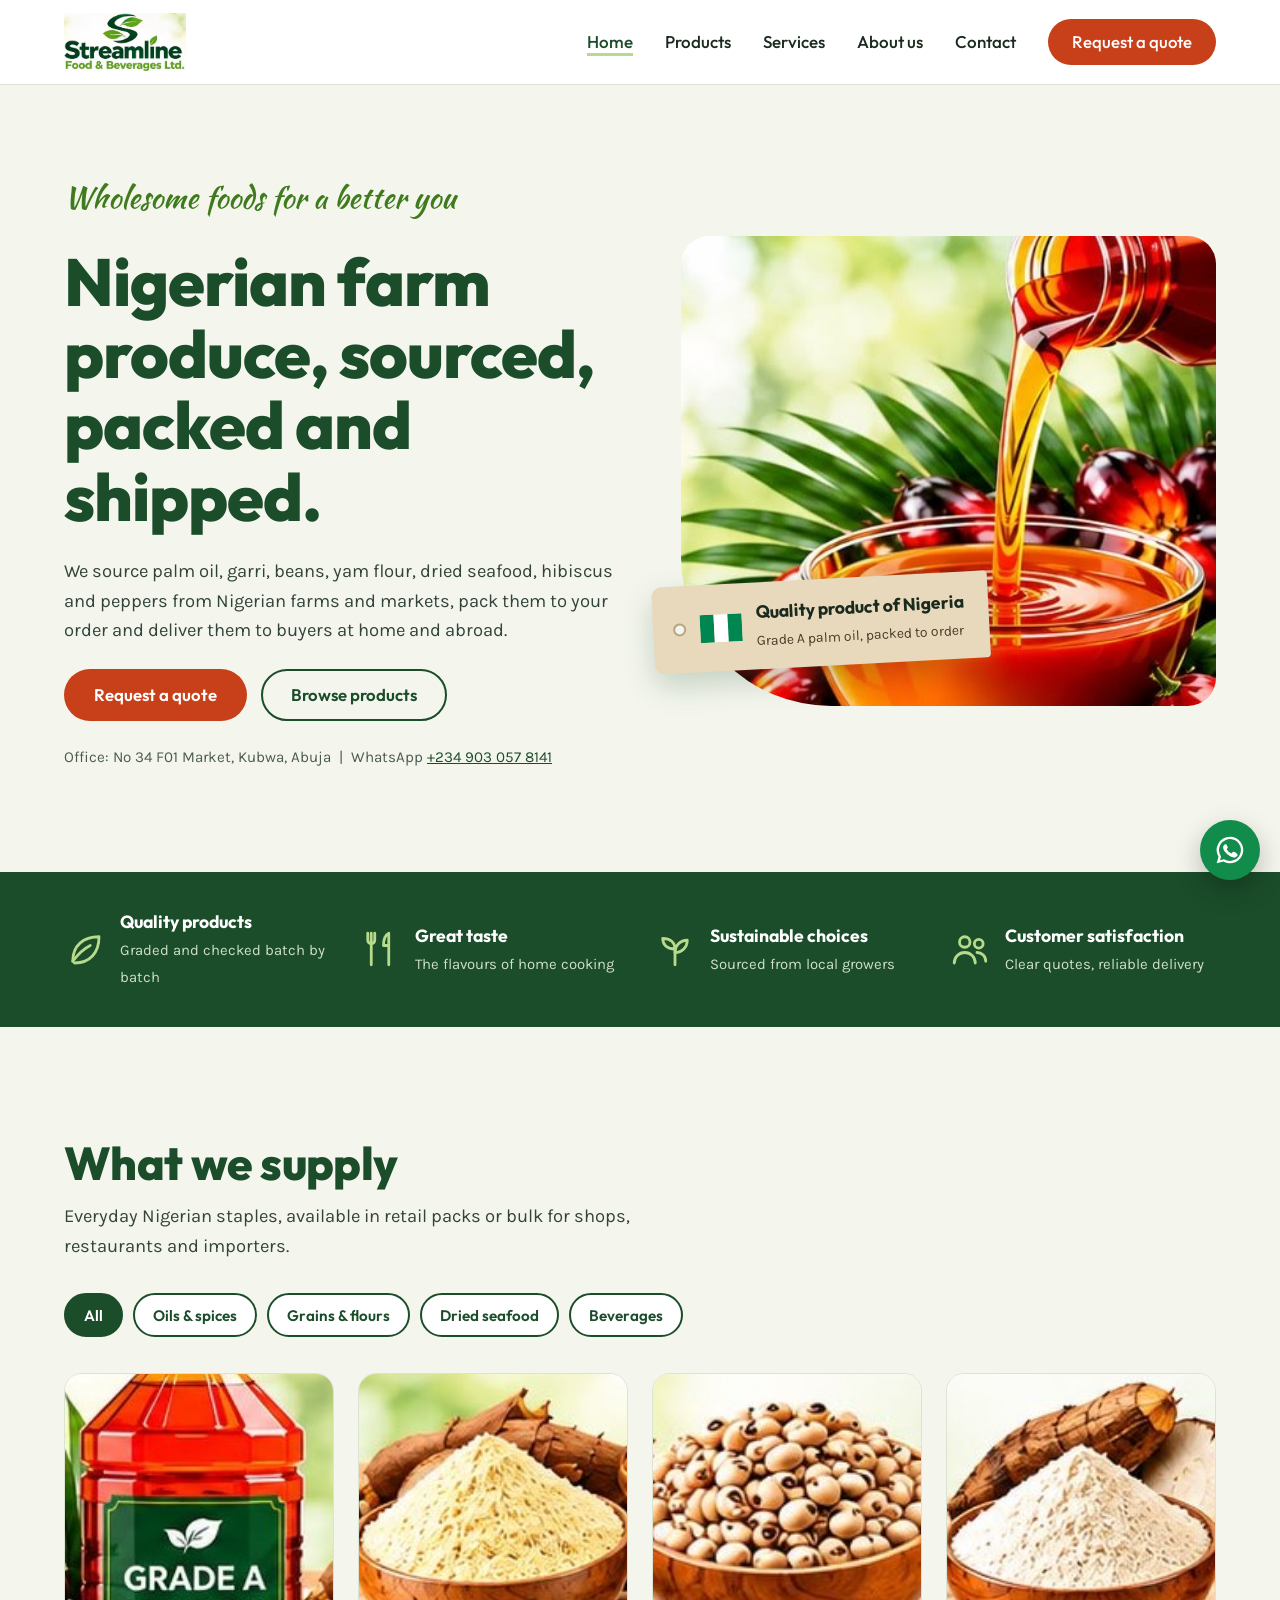
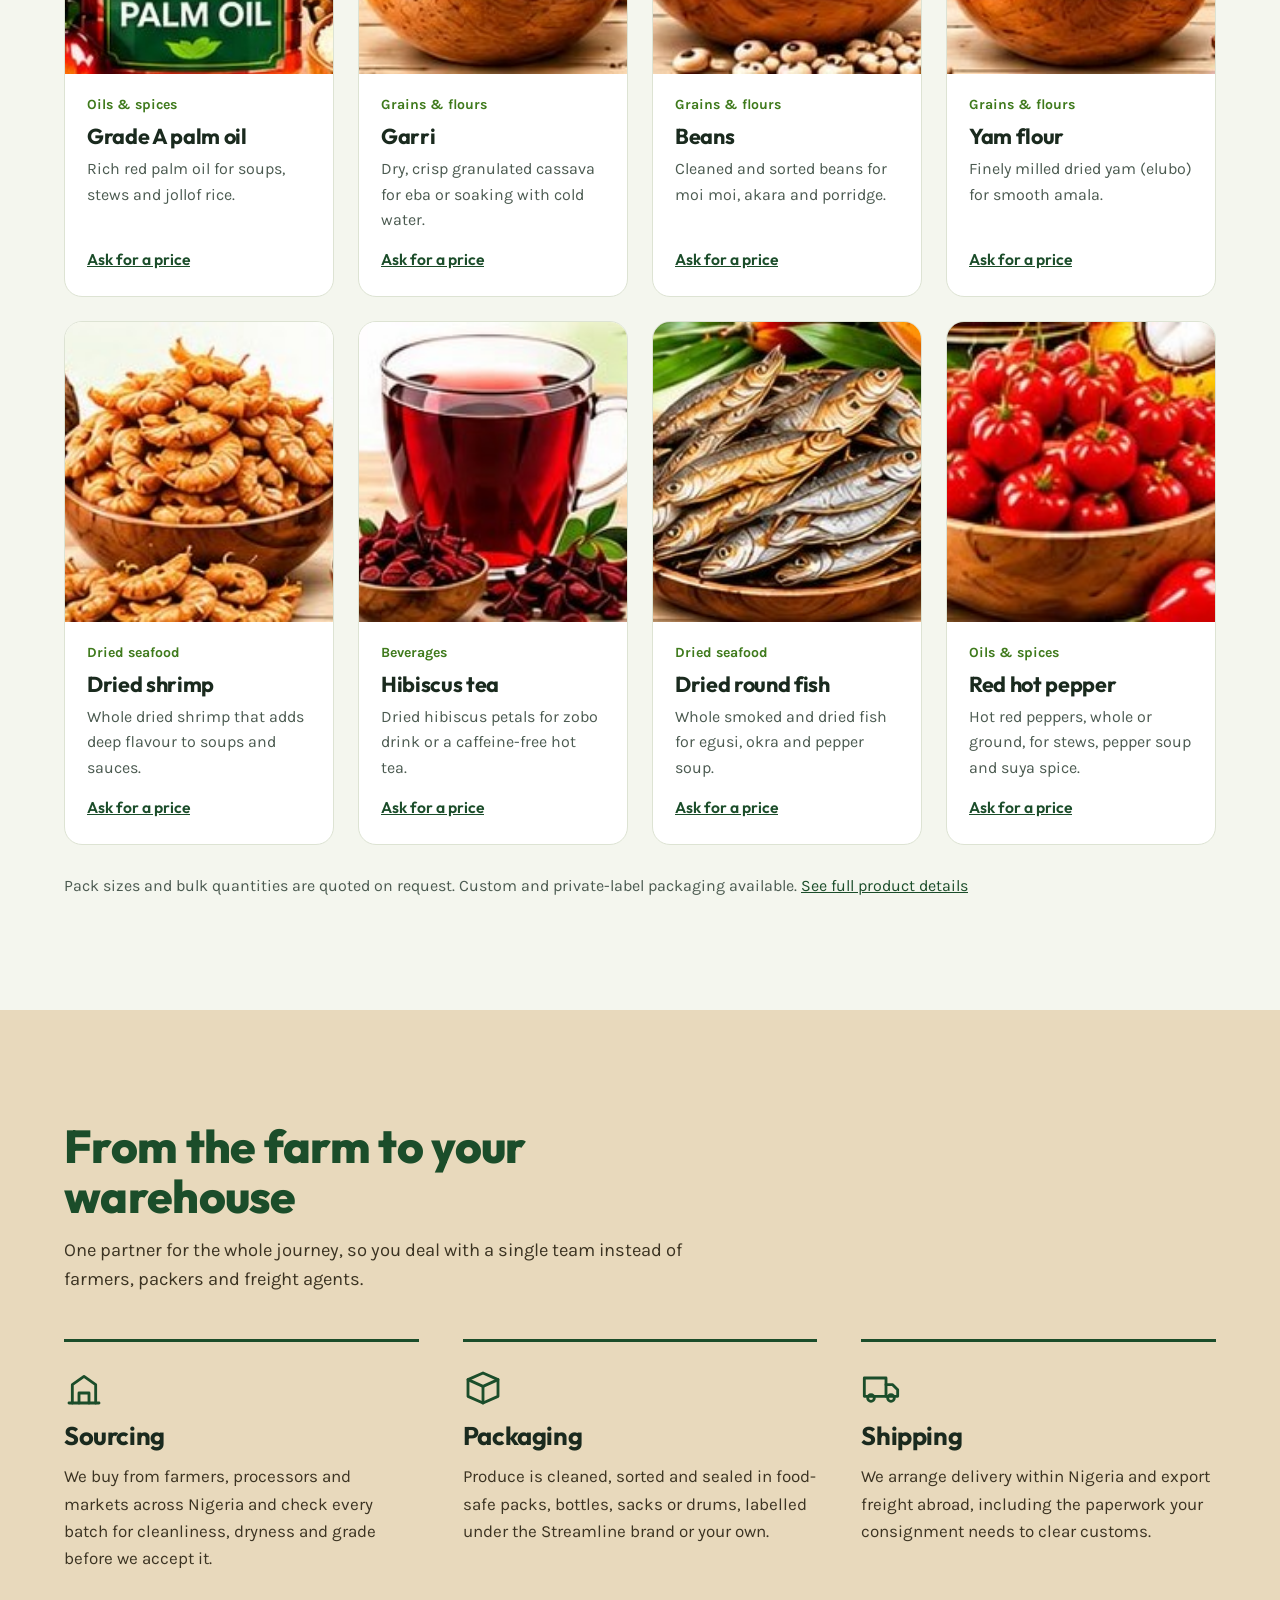
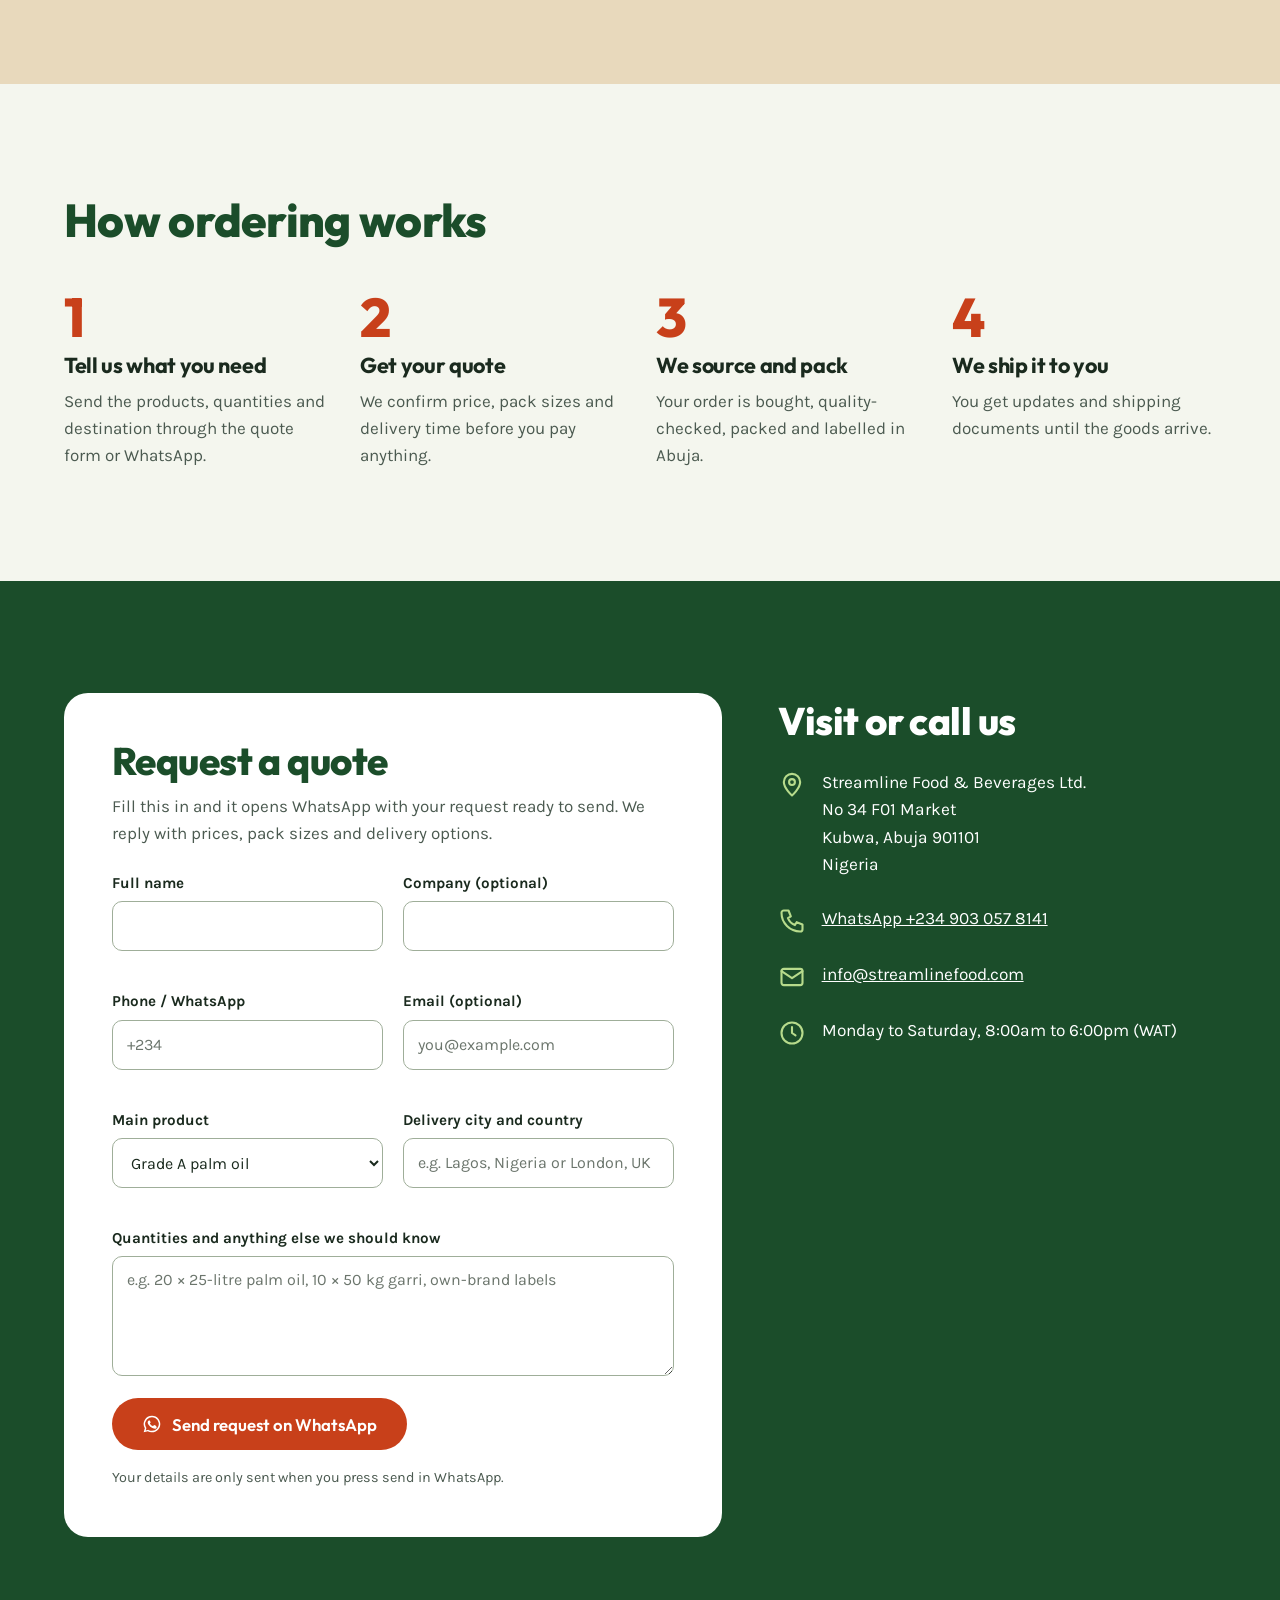
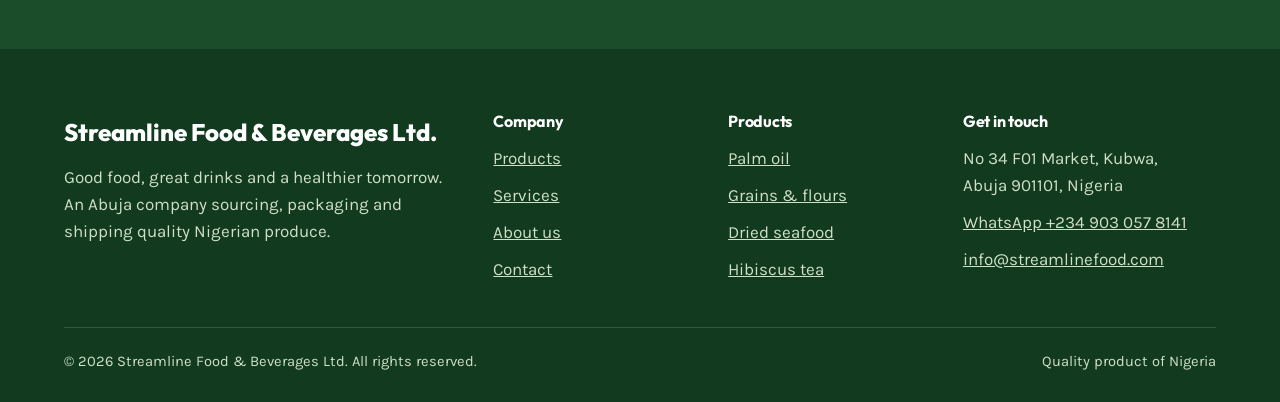
<file: index.html>
<!doctype html>
<html lang="en">
<head>
<meta charset="utf-8">
<meta name="viewport" content="width=device-width, initial-scale=1">
<title>Streamline Food & Beverages Ltd. | Nigerian food produce, sourced, packed and shipped</title>
<meta name="description" content="Streamline Food & Beverages sources, packages and ships quality Nigerian produce: Grade A palm oil, garri, beans, yam flour, dried shrimp, dried fish, hibiscus and red pepper.">
<link rel="canonical" href="https://streamlinefood.com/">
<meta name="theme-color" content="#1B4D2A">
<meta property="og:type" content="website">
<meta property="og:site_name" content="Streamline Food &amp; Beverages Ltd.">
<meta property="og:title" content="Streamline Food & Beverages Ltd. | Nigerian food produce, sourced, packed and shipped">
<meta property="og:description" content="Streamline Food & Beverages sources, packages and ships quality Nigerian produce: Grade A palm oil, garri, beans, yam flour, dried shrimp, dried fish, hibiscus and red pepper.">
<meta property="og:url" content="https://streamlinefood.com/">
<meta property="og:image" content="https://streamlinefood.com/assets/img/og-image.jpg">
<meta name="twitter:card" content="summary_large_image">
<link rel="icon" href="assets/img/favicon.png" type="image/png">
<link rel="apple-touch-icon" href="assets/img/apple-touch-icon.png">
<link rel="preconnect" href="https://fonts.googleapis.com">
<link rel="preconnect" href="https://fonts.gstatic.com" crossorigin>
<link href="https://fonts.googleapis.com/css2?family=Outfit:wght@500;600;700;800&family=Karla:wght@400;500;700&family=Kaushan+Script&display=swap" rel="stylesheet">
<link rel="stylesheet" href="css/style.css">
<script type="application/ld+json">{"@context": "https://schema.org", "@type": "LocalBusiness", "name": "Streamline Food & Beverages Ltd.", "url": "https://streamlinefood.com", "logo": "https://streamlinefood.com/assets/img/logo.jpg", "image": "https://streamlinefood.com/assets/img/og-image.jpg", "telephone": "+2349030578141", "email": "info@streamlinefood.com", "address": {"@type": "PostalAddress", "streetAddress": "No 34 F01 Market", "addressLocality": "Kubwa, Abuja", "postalCode": "901101", "addressCountry": "NG"}, "description": "Sourcing, packaging and shipping of quality Nigerian food produce."}</script>
</head>
<body>
<a class="skip" href="#main">Skip to content</a>
<header class="site-header">
<div class="wrap">
<a class="brand" href="index.html" aria-label="Streamline Food and Beverages, home"><img src="assets/img/logo.jpg" alt="Streamline Food &amp; Beverages Ltd." width="685" height="325"></a>
<button class="nav-toggle" type="button" aria-expanded="false" aria-controls="site-nav" aria-label="Open menu"><svg viewBox="0 0 24 24" fill="none" stroke-width="2" stroke-linecap="round" aria-hidden="true"><path d="M4 7h16M4 12h16M4 17h16"/></svg></button>
<nav id="site-nav" class="nav" aria-label="Main">
<a href="index.html" aria-current="page">Home</a>
<a href="products.html">Products</a>
<a href="services.html">Services</a>
<a href="about.html">About us</a>
<a href="contact.html">Contact</a>
<a class="btn btn-primary" href="contact.html#quote">Request a quote</a>
</nav>
</div>
</header>
<main id="main">
<section class="hero">
<div class="wrap">
<div class="hero-copy">
<p class="script">Wholesome foods for a better you</p>
<h1>Nigerian farm produce, sourced, packed and shipped.</h1>
<p class="lead">We source palm oil, garri, beans, yam flour, dried seafood, hibiscus and peppers from Nigerian farms and markets, pack them to your order and deliver them to buyers at home and abroad.</p>
<div class="btn-row">
<a class="btn btn-primary" href="contact.html#quote">Request a quote</a>
<a class="btn btn-outline" href="products.html">Browse products</a>
</div>
<p class="hero-note">Office: No 34 F01 Market, Kubwa, Abuja &nbsp;|&nbsp; WhatsApp <a href="https://wa.me/2349030578141?text=Hello%20Streamline%20Food%20%26%20Beverages%2C%20I%27d%20like%20to%20ask%20about%20your%20products." target="_blank" rel="noopener">+234 903 057 8141</a></p>
</div>
<div class="hero-media">
<img src="assets/img/hero-palm-oil.jpg" alt="Red palm oil being poured into a glass bowl surrounded by palm fruit" width="417" height="470">
<div class="origin-tag">
<span class="hole" aria-hidden="true"></span>
<svg width="42" height="28" viewBox="0 0 42 28" aria-hidden="true"><rect width="14" height="28" fill="#008751"/><rect x="14" width="14" height="28" fill="#fff"/><rect x="28" width="14" height="28" fill="#008751"/></svg>
<div><strong>Quality product of Nigeria</strong><span>Grade A palm oil, packed to order</span></div>
</div>
</div>
</div>
</section>
<section class="values" aria-label="Our promise">
<div class="wrap">
<div class="value"><svg viewBox="0 0 24 24" aria-hidden="true"><path d="M5 19c0-9 6-14 15-14 0 9-5 15-14 15"/><path d="M5 19c3-4 6-7 10-9"/></svg><div><strong>Quality products</strong><span>Graded and checked batch by batch</span></div></div>
<div class="value"><svg viewBox="0 0 24 24" aria-hidden="true"><path d="M7 3v8M5 3v4a2 2 0 0 0 4 0V3M7 11v10"/><path d="M17 21V3c-2 1-3 4-3 7h3"/></svg><div><strong>Great taste</strong><span>The flavours of home cooking</span></div></div>
<div class="value"><svg viewBox="0 0 24 24" aria-hidden="true"><path d="M12 21v-9"/><path d="M12 12c0-4-3-6-7-6 0 4 3 6 7 6z"/><path d="M12 14c0-4 3-7 7-7 0 4-3 7-7 7z"/></svg><div><strong>Sustainable choices</strong><span>Sourced from local growers</span></div></div>
<div class="value"><svg viewBox="0 0 24 24" aria-hidden="true"><circle cx="9" cy="8" r="3"/><path d="M3 20c0-3.5 2.7-6 6-6s6 2.5 6 6"/><circle cx="17" cy="9" r="2.5"/><path d="M16 14c2.8 0 5 2 5 5"/></svg><div><strong>Customer satisfaction</strong><span>Clear quotes, reliable delivery</span></div></div>
</div>
</section>

<section class="section" id="products">
<div class="wrap">
<div class="product-top">
<div class="section-head">
<h2>What we supply</h2>
<p class="lead">Everyday Nigerian staples, available in retail packs or bulk for shops, restaurants and importers.</p>
</div>
<div class="filters" role="group" aria-label="Filter products by category">
<button type="button" data-filter="all" aria-pressed="true">All</button>
<button type="button" data-filter="oils" aria-pressed="false">Oils &amp; spices</button>
<button type="button" data-filter="grains" aria-pressed="false">Grains &amp; flours</button>
<button type="button" data-filter="seafood" aria-pressed="false">Dried seafood</button>
<button type="button" data-filter="drinks" aria-pressed="false">Beverages</button>
</div>
</div>
<div class="product-grid">
<article class="product" data-cat="oils">
<img src="assets/img/palm-oil.jpg" alt="Grade A palm oil" loading="lazy" width="400" height="300">
<div class="product-body">
<span class="cat">Oils &amp; spices</span>
<h3>Grade A palm oil</h3>
<p>Rich red palm oil for soups, stews and jollof rice.</p>
<a href="contact.html?product=Grade%20A%20palm%20oil#quote" data-product="Grade A palm oil">Ask for a price</a>
</div>
</article>
<article class="product" data-cat="grains">
<img src="assets/img/garri.jpg" alt="Garri" loading="lazy" width="400" height="300">
<div class="product-body">
<span class="cat">Grains &amp; flours</span>
<h3>Garri</h3>
<p>Dry, crisp granulated cassava for eba or soaking with cold water.</p>
<a href="contact.html?product=Garri#quote" data-product="Garri">Ask for a price</a>
</div>
</article>
<article class="product" data-cat="grains">
<img src="assets/img/beans.jpg" alt="Beans" loading="lazy" width="400" height="300">
<div class="product-body">
<span class="cat">Grains &amp; flours</span>
<h3>Beans</h3>
<p>Cleaned and sorted beans for moi moi, akara and porridge.</p>
<a href="contact.html?product=Beans#quote" data-product="Beans">Ask for a price</a>
</div>
</article>
<article class="product" data-cat="grains">
<img src="assets/img/yam-flour.jpg" alt="Yam flour" loading="lazy" width="400" height="300">
<div class="product-body">
<span class="cat">Grains &amp; flours</span>
<h3>Yam flour</h3>
<p>Finely milled dried yam (elubo) for smooth amala.</p>
<a href="contact.html?product=Yam%20flour#quote" data-product="Yam flour">Ask for a price</a>
</div>
</article>
<article class="product" data-cat="seafood">
<img src="assets/img/dried-shrimp.jpg" alt="Dried shrimp" loading="lazy" width="400" height="300">
<div class="product-body">
<span class="cat">Dried seafood</span>
<h3>Dried shrimp</h3>
<p>Whole dried shrimp that adds deep flavour to soups and sauces.</p>
<a href="contact.html?product=Dried%20shrimp#quote" data-product="Dried shrimp">Ask for a price</a>
</div>
</article>
<article class="product" data-cat="drinks">
<img src="assets/img/hibiscus-tea.jpg" alt="Hibiscus tea" loading="lazy" width="400" height="300">
<div class="product-body">
<span class="cat">Beverages</span>
<h3>Hibiscus tea</h3>
<p>Dried hibiscus petals for zobo drink or a caffeine-free hot tea.</p>
<a href="contact.html?product=Hibiscus%20tea#quote" data-product="Hibiscus tea">Ask for a price</a>
</div>
</article>
<article class="product" data-cat="seafood">
<img src="assets/img/dried-fish.jpg" alt="Dried round fish" loading="lazy" width="400" height="300">
<div class="product-body">
<span class="cat">Dried seafood</span>
<h3>Dried round fish</h3>
<p>Whole smoked and dried fish for egusi, okra and pepper soup.</p>
<a href="contact.html?product=Dried%20round%20fish#quote" data-product="Dried round fish">Ask for a price</a>
</div>
</article>
<article class="product" data-cat="oils">
<img src="assets/img/red-pepper.jpg" alt="Red hot pepper" loading="lazy" width="400" height="300">
<div class="product-body">
<span class="cat">Oils &amp; spices</span>
<h3>Red hot pepper</h3>
<p>Hot red peppers, whole or ground, for stews, pepper soup and suya spice.</p>
<a href="contact.html?product=Red%20hot%20pepper#quote" data-product="Red hot pepper">Ask for a price</a>
</div>
</article>
</div>
<p class="fine">Pack sizes and bulk quantities are quoted on request. Custom and private-label packaging available. <a href="products.html">See full product details</a></p>
</div>
</section>
<section class="services section">
<div class="wrap">
<div class="section-head">
<h2>From the farm to your warehouse</h2>
<p class="lead">One partner for the whole journey, so you deal with a single team instead of farmers, packers and freight agents.</p>
</div>
<div class="service-grid">
<div class="service"><svg viewBox="0 0 24 24" aria-hidden="true"><path d="M3 21h18"/><path d="M5 21V10l7-5 7 5v11"/><path d="M9 21v-6h6v6"/></svg><h3>Sourcing</h3><p>We buy from farmers, processors and markets across Nigeria and check every batch for cleanliness, dryness and grade before we accept it.</p></div>
<div class="service"><svg viewBox="0 0 24 24" aria-hidden="true"><path d="M3 7l9-4 9 4v10l-9 4-9-4z"/><path d="M3 7l9 4 9-4"/><path d="M12 11v10"/></svg><h3>Packaging</h3><p>Produce is cleaned, sorted and sealed in food-safe packs, bottles, sacks or drums, labelled under the Streamline brand or your own.</p></div>
<div class="service"><svg viewBox="0 0 24 24" aria-hidden="true"><path d="M2 17h13V6H2z"/><path d="M15 10h4l3 3v4h-7"/><circle cx="6" cy="18" r="2"/><circle cx="18" cy="18" r="2"/></svg><h3>Shipping</h3><p>We arrange delivery within Nigeria and export freight abroad, including the paperwork your consignment needs to clear customs.</p></div>
</div>
</div>
</section>
<section class="section">
<div class="wrap">
<div class="section-head"><h2>How ordering works</h2></div>
<ol class="steps">
<li><h3>Tell us what you need</h3><p>Send the products, quantities and destination through the quote form or WhatsApp.</p></li>
<li><h3>Get your quote</h3><p>We confirm price, pack sizes and delivery time before you pay anything.</p></li>
<li><h3>We source and pack</h3><p>Your order is bought, quality-checked, packed and labelled in Abuja.</p></li>
<li><h3>We ship it to you</h3><p>You get updates and shipping documents until the goods arrive.</p></li>
</ol>
</div>
</section>
<section class="quote section" id="quote">
<div class="wrap">
<div class="quote-card">
<div>
<h2>Request a quote</h2>
<p style="margin-top:10px;color:var(--muted)">Fill this in and it opens WhatsApp with your request ready to send. We reply with prices, pack sizes and delivery options.</p>
</div>
<form id="quote-form" novalidate>
<div class="form-grid">
<div class="field"><label for="q-name">Full name</label><input id="q-name" name="name" type="text" autocomplete="name" required aria-describedby="q-name-err"><span class="err" id="q-name-err" aria-live="polite"></span></div>
<div class="field"><label for="q-company">Company (optional)</label><input id="q-company" name="company" type="text" autocomplete="organization"></div>
<div class="field"><label for="q-phone">Phone / WhatsApp</label><input id="q-phone" name="phone" type="tel" autocomplete="tel" placeholder="+234" required aria-describedby="q-phone-err"><span class="err" id="q-phone-err" aria-live="polite"></span></div>
<div class="field"><label for="q-email">Email (optional)</label><input id="q-email" name="email" type="email" autocomplete="email" placeholder="you@example.com"></div>
<div class="field"><label for="q-product">Main product</label><select id="q-product" name="product"><option>Grade A palm oil</option><option>Garri</option><option>Beans</option><option>Yam flour</option><option>Dried shrimp</option><option>Hibiscus tea</option><option>Dried round fish</option><option>Red hot pepper</option><option>Several products</option></select></div>
<div class="field"><label for="q-dest">Delivery city and country</label><input id="q-dest" name="destination" type="text" placeholder="e.g. Lagos, Nigeria or London, UK" required aria-describedby="q-dest-err"><span class="err" id="q-dest-err" aria-live="polite"></span></div>
<div class="field full"><label for="q-msg">Quantities and anything else we should know</label><textarea id="q-msg" name="message" placeholder="e.g. 20 × 25-litre palm oil, 10 × 50 kg garri, own-brand labels"></textarea></div>
</div>
<div class="form-foot" style="margin-top:22px">
<button class="btn btn-primary" type="submit"><svg viewBox="0 0 24 24" aria-hidden="true" fill="currentColor"><path d="M12 2a10 10 0 0 0-8.6 15.1L2 22l5-1.3A10 10 0 1 0 12 2zm0 18.2a8.2 8.2 0 0 1-4.2-1.1l-.3-.2-3 .8.8-2.9-.2-.3A8.2 8.2 0 1 1 12 20.2zm4.5-6.1c-.2-.1-1.5-.7-1.7-.8-.2-.1-.4-.1-.6.1l-.8 1c-.1.2-.3.2-.5.1a6.7 6.7 0 0 1-3.3-2.9c-.2-.4.2-.4.7-1.3.1-.2 0-.3 0-.4l-.8-1.8c-.2-.5-.4-.4-.6-.4h-.5a1 1 0 0 0-.7.3 3 3 0 0 0-.9 2.2 5.2 5.2 0 0 0 1.1 2.7 11.9 11.9 0 0 0 4.6 4c1.7.7 2.4.8 3.2.7.5-.1 1.5-.6 1.8-1.2.2-.6.2-1.1.1-1.2l-.5-.3z"/></svg>Send request on WhatsApp</button>
<small id="form-status" aria-live="polite">Your details are only sent when you press send in WhatsApp.</small>
</div>
</form>
</div>
<div class="contact-panel">
<h2>Visit or call us</h2>
<div class="contact-line"><svg viewBox="0 0 24 24" aria-hidden="true"><path d="M12 21s-7-6.2-7-11.5A7 7 0 0 1 19 9.5C19 14.8 12 21 12 21z"/><circle cx="12" cy="9.5" r="2.5"/></svg><address>Streamline Food &amp; Beverages Ltd.<br>No 34 F01 Market<br>Kubwa, Abuja 901101<br>Nigeria</address></div>
<div class="contact-line"><svg viewBox="0 0 24 24" aria-hidden="true"><path d="M5 3h4l2 5-2.5 1.5a11 11 0 0 0 6 6L16 13l5 2v4a2 2 0 0 1-2 2A16 16 0 0 1 3 5a2 2 0 0 1 2-2z"/></svg><a href="https://wa.me/2349030578141?text=Hello%20Streamline%20Food%20%26%20Beverages%2C%20I%27d%20like%20to%20ask%20about%20your%20products." target="_blank" rel="noopener">WhatsApp +234 903 057 8141</a></div>
<div class="contact-line"><svg viewBox="0 0 24 24" aria-hidden="true"><rect x="3" y="5" width="18" height="14" rx="2"/><path d="M3 7l9 6 9-6"/></svg><a href="mailto:info@streamlinefood.com">info@streamlinefood.com</a></div>
<div class="contact-line"><svg viewBox="0 0 24 24" aria-hidden="true"><circle cx="12" cy="12" r="9"/><path d="M12 7v5l3 2"/></svg><span>Monday to Saturday, 8:00am to 6:00pm (WAT)</span></div>
<iframe class="map" title="Map showing Kubwa, Abuja" loading="lazy" referrerpolicy="no-referrer-when-downgrade" src="https://maps.google.com/maps?q=Kubwa%20Market%2C%20Kubwa%2C%20Abuja%2C%20Nigeria&z=15&output=embed"></iframe>
</div>
</div>
</section>
</main>
<footer class="site-footer">
<div class="wrap">
<div class="footer-grid">
<div class="footer-brand">
<strong>Streamline Food &amp; Beverages Ltd.</strong>
<p>Good food, great drinks and a healthier tomorrow. An Abuja company sourcing, packaging and shipping quality Nigerian produce.</p>
</div>
<div>
<h3>Company</h3>
<ul><li><a href="products.html">Products</a></li><li><a href="services.html">Services</a></li><li><a href="about.html">About us</a></li><li><a href="contact.html">Contact</a></li></ul>
</div>
<div>
<h3>Products</h3>
<ul><li><a href="products.html">Palm oil</a></li><li><a href="products.html">Grains &amp; flours</a></li><li><a href="products.html">Dried seafood</a></li><li><a href="products.html">Hibiscus tea</a></li></ul>
</div>
<div>
<h3>Get in touch</h3>
<ul>
<li>No 34 F01 Market, Kubwa,<br>Abuja 901101, Nigeria</li>
<li><a href="https://wa.me/2349030578141?text=Hello%20Streamline%20Food%20%26%20Beverages%2C%20I%27d%20like%20to%20ask%20about%20your%20products." target="_blank" rel="noopener">WhatsApp +234 903 057 8141</a></li>
<li><a href="mailto:info@streamlinefood.com">info@streamlinefood.com</a></li>
</ul>
</div>
</div>
<div class="footer-bottom">
<span>&copy; <span data-year>2026</span> Streamline Food &amp; Beverages Ltd. All rights reserved.</span>
<span>Quality product of Nigeria</span>
</div>
</div>
</footer>
<a class="wa-float" href="https://wa.me/2349030578141?text=Hello%20Streamline%20Food%20%26%20Beverages%2C%20I%27d%20like%20to%20ask%20about%20your%20products." target="_blank" rel="noopener" aria-label="Chat with us on WhatsApp"><svg viewBox="0 0 24 24" aria-hidden="true" fill="currentColor"><path d="M12 2a10 10 0 0 0-8.6 15.1L2 22l5-1.3A10 10 0 1 0 12 2zm0 18.2a8.2 8.2 0 0 1-4.2-1.1l-.3-.2-3 .8.8-2.9-.2-.3A8.2 8.2 0 1 1 12 20.2zm4.5-6.1c-.2-.1-1.5-.7-1.7-.8-.2-.1-.4-.1-.6.1l-.8 1c-.1.2-.3.2-.5.1a6.7 6.7 0 0 1-3.3-2.9c-.2-.4.2-.4.7-1.3.1-.2 0-.3 0-.4l-.8-1.8c-.2-.5-.4-.4-.6-.4h-.5a1 1 0 0 0-.7.3 3 3 0 0 0-.9 2.2 5.2 5.2 0 0 0 1.1 2.7 11.9 11.9 0 0 0 4.6 4c1.7.7 2.4.8 3.2.7.5-.1 1.5-.6 1.8-1.2.2-.6.2-1.1.1-1.2l-.5-.3z"/></svg></a>
<script src="js/main.js" defer></script>
</body>
</html>
</file>
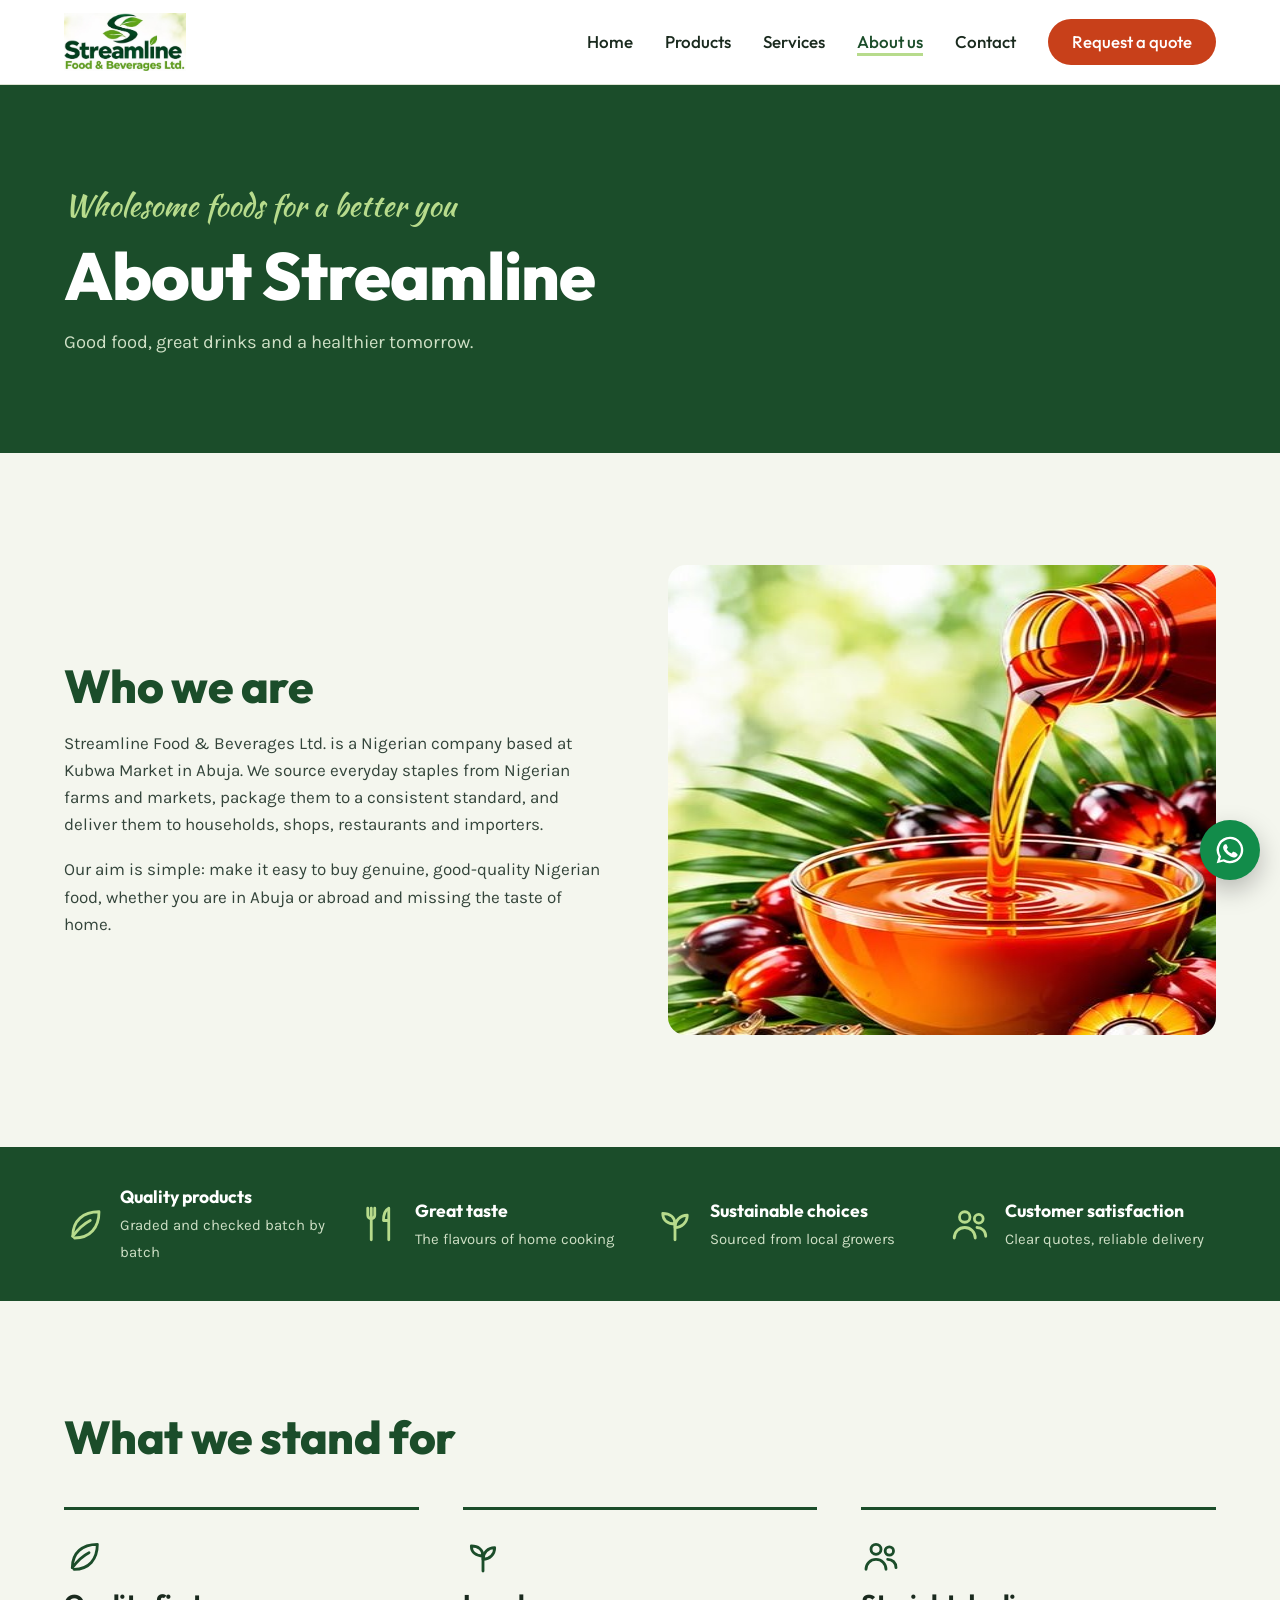
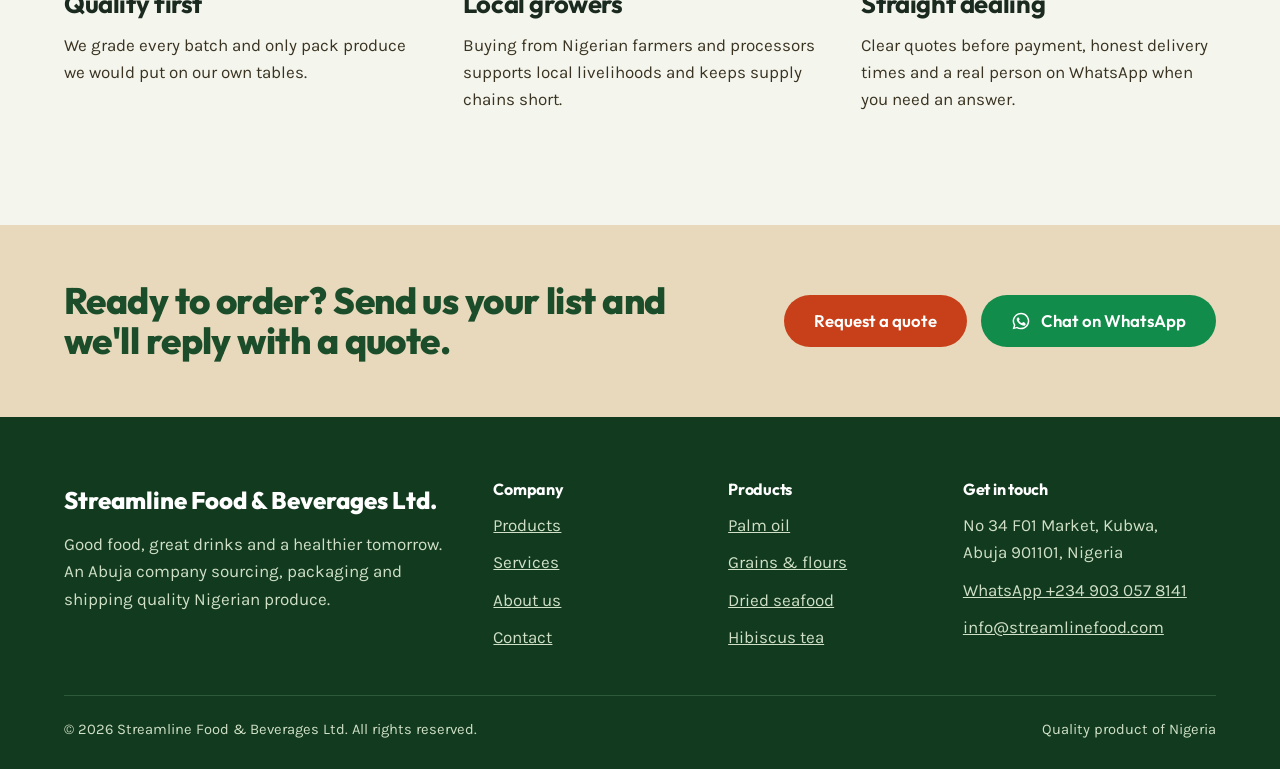
<file: about.html>
<!doctype html>
<html lang="en">
<head>
<meta charset="utf-8">
<meta name="viewport" content="width=device-width, initial-scale=1">
<title>About us | Streamline Food & Beverages Ltd.</title>
<meta name="description" content="Streamline Food & Beverages Ltd. is an Abuja company bringing quality Nigerian food produce to homes, businesses and importers.">
<link rel="canonical" href="https://streamlinefood.com/about.html">
<meta name="theme-color" content="#1B4D2A">
<meta property="og:type" content="website">
<meta property="og:site_name" content="Streamline Food &amp; Beverages Ltd.">
<meta property="og:title" content="About us | Streamline Food & Beverages Ltd.">
<meta property="og:description" content="Streamline Food & Beverages Ltd. is an Abuja company bringing quality Nigerian food produce to homes, businesses and importers.">
<meta property="og:url" content="https://streamlinefood.com/about.html">
<meta property="og:image" content="https://streamlinefood.com/assets/img/og-image.jpg">
<meta name="twitter:card" content="summary_large_image">
<link rel="icon" href="assets/img/favicon.png" type="image/png">
<link rel="apple-touch-icon" href="assets/img/apple-touch-icon.png">
<link rel="preconnect" href="https://fonts.googleapis.com">
<link rel="preconnect" href="https://fonts.gstatic.com" crossorigin>
<link href="https://fonts.googleapis.com/css2?family=Outfit:wght@500;600;700;800&family=Karla:wght@400;500;700&family=Kaushan+Script&display=swap" rel="stylesheet">
<link rel="stylesheet" href="css/style.css">
<script type="application/ld+json">{"@context": "https://schema.org", "@type": "LocalBusiness", "name": "Streamline Food & Beverages Ltd.", "url": "https://streamlinefood.com", "logo": "https://streamlinefood.com/assets/img/logo.jpg", "image": "https://streamlinefood.com/assets/img/og-image.jpg", "telephone": "+2349030578141", "email": "info@streamlinefood.com", "address": {"@type": "PostalAddress", "streetAddress": "No 34 F01 Market", "addressLocality": "Kubwa, Abuja", "postalCode": "901101", "addressCountry": "NG"}, "description": "Sourcing, packaging and shipping of quality Nigerian food produce."}</script>
</head>
<body>
<a class="skip" href="#main">Skip to content</a>
<header class="site-header">
<div class="wrap">
<a class="brand" href="index.html" aria-label="Streamline Food and Beverages, home"><img src="assets/img/logo.jpg" alt="Streamline Food &amp; Beverages Ltd." width="685" height="325"></a>
<button class="nav-toggle" type="button" aria-expanded="false" aria-controls="site-nav" aria-label="Open menu"><svg viewBox="0 0 24 24" fill="none" stroke-width="2" stroke-linecap="round" aria-hidden="true"><path d="M4 7h16M4 12h16M4 17h16"/></svg></button>
<nav id="site-nav" class="nav" aria-label="Main">
<a href="index.html">Home</a>
<a href="products.html">Products</a>
<a href="services.html">Services</a>
<a href="about.html" aria-current="page">About us</a>
<a href="contact.html">Contact</a>
<a class="btn btn-primary" href="contact.html#quote">Request a quote</a>
</nav>
</div>
</header>
<main id="main">
<section class="page-hero">
<div class="wrap">
<span class="script">Wholesome foods for a better you</span>
<h1>About Streamline</h1>
<p>Good food, great drinks and a healthier tomorrow.</p>
</div>
</section>
<section class="section">
<div class="wrap">
<div class="split">
<div class="prose">
<h2>Who we are</h2>
<p>Streamline Food &amp; Beverages Ltd. is a Nigerian company based at Kubwa Market in Abuja. We source everyday staples from Nigerian farms and markets, package them to a consistent standard, and deliver them to households, shops, restaurants and importers.</p>
<p>Our aim is simple: make it easy to buy genuine, good-quality Nigerian food, whether you are in Abuja or abroad and missing the taste of home.</p>
</div>
<img src="assets/img/hero-palm-oil.jpg" alt="Red palm oil and fresh palm fruit" loading="lazy" width="417" height="470">
</div>
</div>
</section>
<section class="values" aria-label="Our promise">
<div class="wrap">
<div class="value"><svg viewBox="0 0 24 24" aria-hidden="true"><path d="M5 19c0-9 6-14 15-14 0 9-5 15-14 15"/><path d="M5 19c3-4 6-7 10-9"/></svg><div><strong>Quality products</strong><span>Graded and checked batch by batch</span></div></div>
<div class="value"><svg viewBox="0 0 24 24" aria-hidden="true"><path d="M7 3v8M5 3v4a2 2 0 0 0 4 0V3M7 11v10"/><path d="M17 21V3c-2 1-3 4-3 7h3"/></svg><div><strong>Great taste</strong><span>The flavours of home cooking</span></div></div>
<div class="value"><svg viewBox="0 0 24 24" aria-hidden="true"><path d="M12 21v-9"/><path d="M12 12c0-4-3-6-7-6 0 4 3 6 7 6z"/><path d="M12 14c0-4 3-7 7-7 0 4-3 7-7 7z"/></svg><div><strong>Sustainable choices</strong><span>Sourced from local growers</span></div></div>
<div class="value"><svg viewBox="0 0 24 24" aria-hidden="true"><circle cx="9" cy="8" r="3"/><path d="M3 20c0-3.5 2.7-6 6-6s6 2.5 6 6"/><circle cx="17" cy="9" r="2.5"/><path d="M16 14c2.8 0 5 2 5 5"/></svg><div><strong>Customer satisfaction</strong><span>Clear quotes, reliable delivery</span></div></div>
</div>
</section>

<section class="section">
<div class="wrap">
<div class="section-head"><h2>What we stand for</h2></div>
<div class="service-grid">
<div class="service"><svg viewBox="0 0 24 24" aria-hidden="true"><path d="M5 19c0-9 6-14 15-14 0 9-5 15-14 15"/><path d="M5 19c3-4 6-7 10-9"/></svg><h3>Quality first</h3><p>We grade every batch and only pack produce we would put on our own tables.</p></div>
<div class="service"><svg viewBox="0 0 24 24" aria-hidden="true"><path d="M12 21v-9"/><path d="M12 12c0-4-3-6-7-6 0 4 3 6 7 6z"/><path d="M12 14c0-4 3-7 7-7 0 4-3 7-7 7z"/></svg><h3>Local growers</h3><p>Buying from Nigerian farmers and processors supports local livelihoods and keeps supply chains short.</p></div>
<div class="service"><svg viewBox="0 0 24 24" aria-hidden="true"><circle cx="9" cy="8" r="3"/><path d="M3 20c0-3.5 2.7-6 6-6s6 2.5 6 6"/><circle cx="17" cy="9" r="2.5"/><path d="M16 14c2.8 0 5 2 5 5"/></svg><h3>Straight dealing</h3><p>Clear quotes before payment, honest delivery times and a real person on WhatsApp when you need an answer.</p></div>
</div>
</div>
</section>
<section class="cta-strip">
<div class="wrap">
<h2>Ready to order? Send us your list and we'll reply with a quote.</h2>
<div class="btn-row">
<a class="btn btn-primary" href="contact.html#quote">Request a quote</a>
<a class="btn btn-whatsapp" href="https://wa.me/2349030578141?text=Hello%20Streamline%20Food%20%26%20Beverages%2C%20I%27d%20like%20to%20ask%20about%20your%20products." target="_blank" rel="noopener"><svg viewBox="0 0 24 24" aria-hidden="true" fill="currentColor"><path d="M12 2a10 10 0 0 0-8.6 15.1L2 22l5-1.3A10 10 0 1 0 12 2zm0 18.2a8.2 8.2 0 0 1-4.2-1.1l-.3-.2-3 .8.8-2.9-.2-.3A8.2 8.2 0 1 1 12 20.2zm4.5-6.1c-.2-.1-1.5-.7-1.7-.8-.2-.1-.4-.1-.6.1l-.8 1c-.1.2-.3.2-.5.1a6.7 6.7 0 0 1-3.3-2.9c-.2-.4.2-.4.7-1.3.1-.2 0-.3 0-.4l-.8-1.8c-.2-.5-.4-.4-.6-.4h-.5a1 1 0 0 0-.7.3 3 3 0 0 0-.9 2.2 5.2 5.2 0 0 0 1.1 2.7 11.9 11.9 0 0 0 4.6 4c1.7.7 2.4.8 3.2.7.5-.1 1.5-.6 1.8-1.2.2-.6.2-1.1.1-1.2l-.5-.3z"/></svg>Chat on WhatsApp</a>
</div>
</div>
</section>
</main>
<footer class="site-footer">
<div class="wrap">
<div class="footer-grid">
<div class="footer-brand">
<strong>Streamline Food &amp; Beverages Ltd.</strong>
<p>Good food, great drinks and a healthier tomorrow. An Abuja company sourcing, packaging and shipping quality Nigerian produce.</p>
</div>
<div>
<h3>Company</h3>
<ul><li><a href="products.html">Products</a></li><li><a href="services.html">Services</a></li><li><a href="about.html">About us</a></li><li><a href="contact.html">Contact</a></li></ul>
</div>
<div>
<h3>Products</h3>
<ul><li><a href="products.html">Palm oil</a></li><li><a href="products.html">Grains &amp; flours</a></li><li><a href="products.html">Dried seafood</a></li><li><a href="products.html">Hibiscus tea</a></li></ul>
</div>
<div>
<h3>Get in touch</h3>
<ul>
<li>No 34 F01 Market, Kubwa,<br>Abuja 901101, Nigeria</li>
<li><a href="https://wa.me/2349030578141?text=Hello%20Streamline%20Food%20%26%20Beverages%2C%20I%27d%20like%20to%20ask%20about%20your%20products." target="_blank" rel="noopener">WhatsApp +234 903 057 8141</a></li>
<li><a href="mailto:info@streamlinefood.com">info@streamlinefood.com</a></li>
</ul>
</div>
</div>
<div class="footer-bottom">
<span>&copy; <span data-year>2026</span> Streamline Food &amp; Beverages Ltd. All rights reserved.</span>
<span>Quality product of Nigeria</span>
</div>
</div>
</footer>
<a class="wa-float" href="https://wa.me/2349030578141?text=Hello%20Streamline%20Food%20%26%20Beverages%2C%20I%27d%20like%20to%20ask%20about%20your%20products." target="_blank" rel="noopener" aria-label="Chat with us on WhatsApp"><svg viewBox="0 0 24 24" aria-hidden="true" fill="currentColor"><path d="M12 2a10 10 0 0 0-8.6 15.1L2 22l5-1.3A10 10 0 1 0 12 2zm0 18.2a8.2 8.2 0 0 1-4.2-1.1l-.3-.2-3 .8.8-2.9-.2-.3A8.2 8.2 0 1 1 12 20.2zm4.5-6.1c-.2-.1-1.5-.7-1.7-.8-.2-.1-.4-.1-.6.1l-.8 1c-.1.2-.3.2-.5.1a6.7 6.7 0 0 1-3.3-2.9c-.2-.4.2-.4.7-1.3.1-.2 0-.3 0-.4l-.8-1.8c-.2-.5-.4-.4-.6-.4h-.5a1 1 0 0 0-.7.3 3 3 0 0 0-.9 2.2 5.2 5.2 0 0 0 1.1 2.7 11.9 11.9 0 0 0 4.6 4c1.7.7 2.4.8 3.2.7.5-.1 1.5-.6 1.8-1.2.2-.6.2-1.1.1-1.2l-.5-.3z"/></svg></a>
<script src="js/main.js" defer></script>
</body>
</html>
</file>
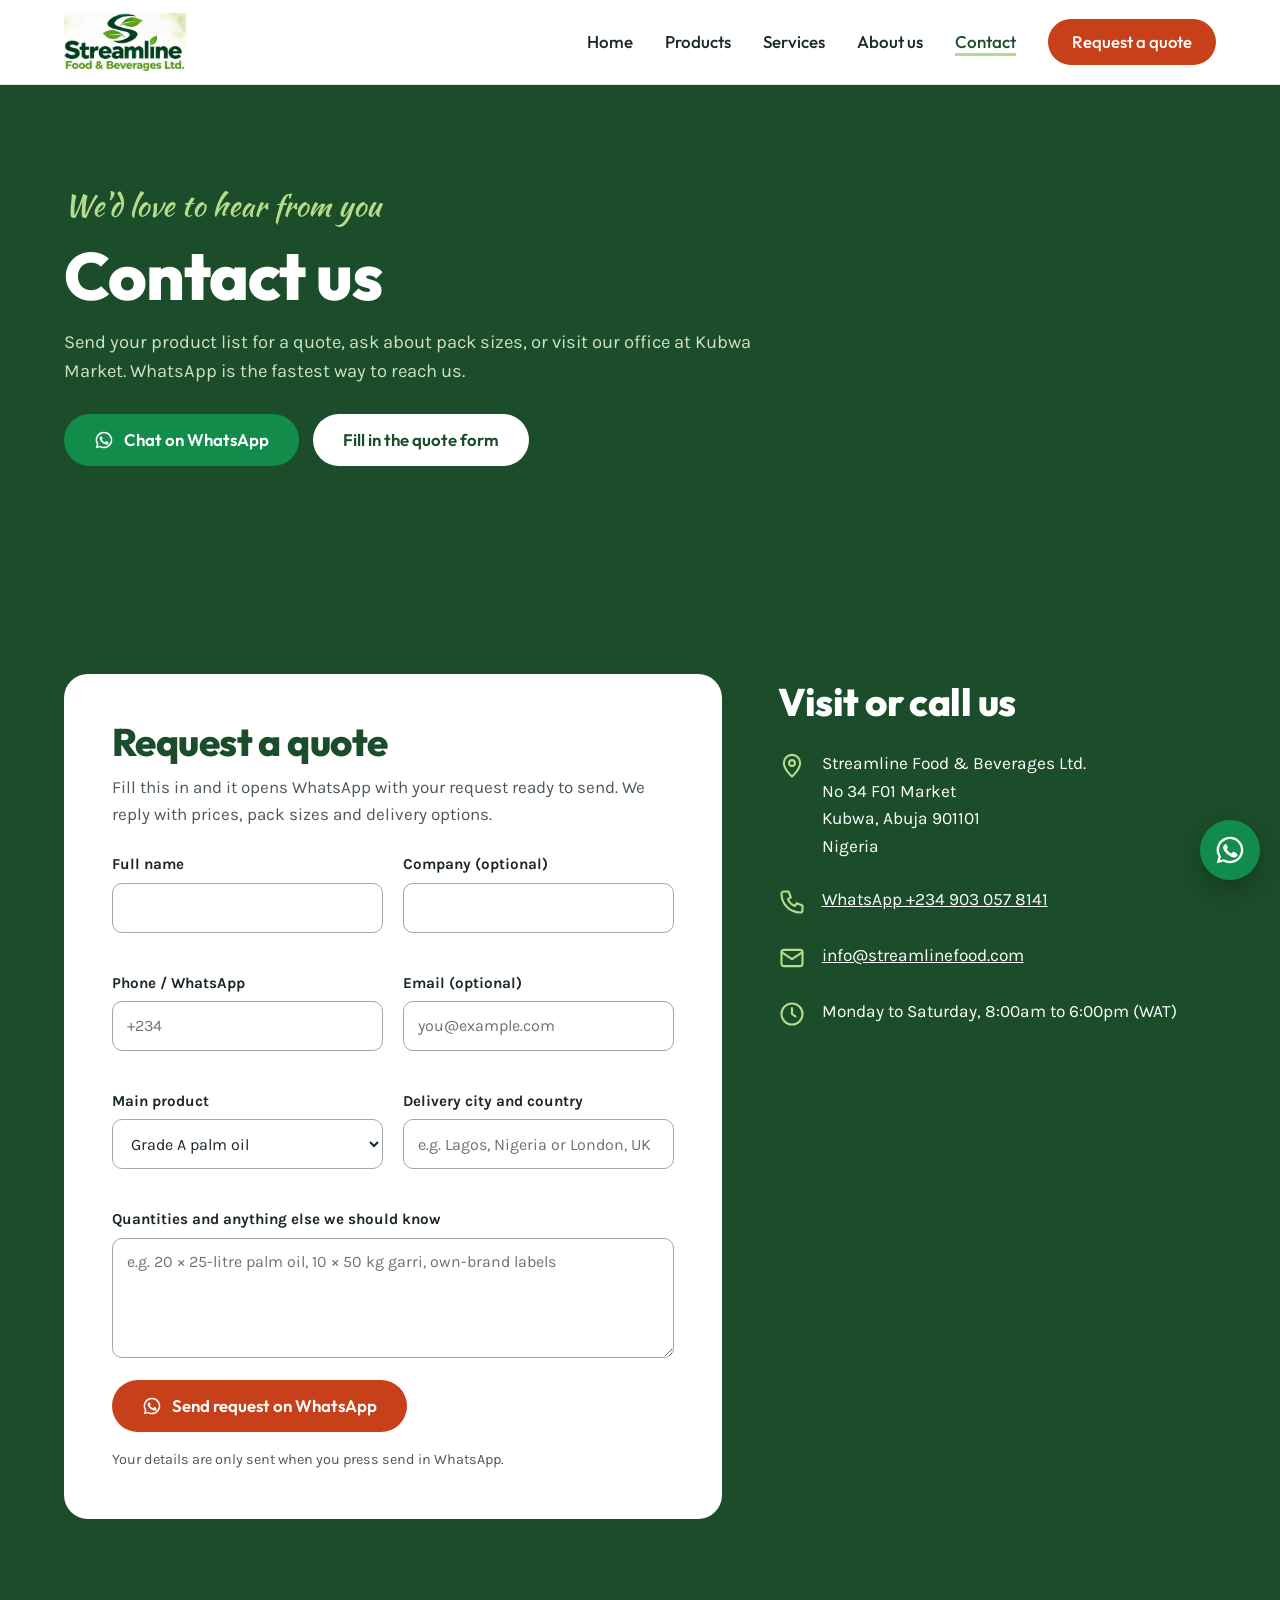
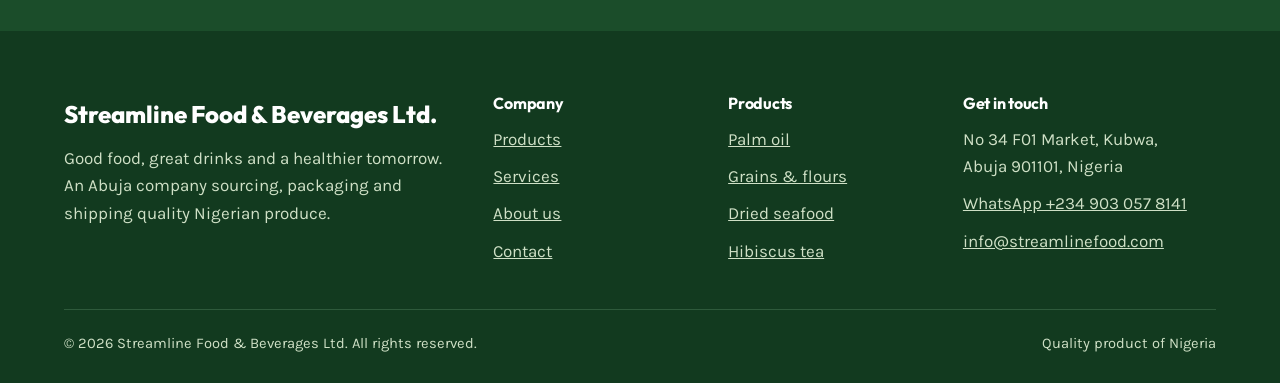
<file: contact.html>
<!doctype html>
<html lang="en">
<head>
<meta charset="utf-8">
<meta name="viewport" content="width=device-width, initial-scale=1">
<title>Contact and quotes | Streamline Food & Beverages Ltd.</title>
<meta name="description" content="Request a quote or contact Streamline Food & Beverages Ltd. at No 34 F01 Market, Kubwa, Abuja. WhatsApp +234 903 057 8141.">
<link rel="canonical" href="https://streamlinefood.com/contact.html">
<meta name="theme-color" content="#1B4D2A">
<meta property="og:type" content="website">
<meta property="og:site_name" content="Streamline Food &amp; Beverages Ltd.">
<meta property="og:title" content="Contact and quotes | Streamline Food & Beverages Ltd.">
<meta property="og:description" content="Request a quote or contact Streamline Food & Beverages Ltd. at No 34 F01 Market, Kubwa, Abuja. WhatsApp +234 903 057 8141.">
<meta property="og:url" content="https://streamlinefood.com/contact.html">
<meta property="og:image" content="https://streamlinefood.com/assets/img/og-image.jpg">
<meta name="twitter:card" content="summary_large_image">
<link rel="icon" href="assets/img/favicon.png" type="image/png">
<link rel="apple-touch-icon" href="assets/img/apple-touch-icon.png">
<link rel="preconnect" href="https://fonts.googleapis.com">
<link rel="preconnect" href="https://fonts.gstatic.com" crossorigin>
<link href="https://fonts.googleapis.com/css2?family=Outfit:wght@500;600;700;800&family=Karla:wght@400;500;700&family=Kaushan+Script&display=swap" rel="stylesheet">
<link rel="stylesheet" href="css/style.css">
<script type="application/ld+json">{"@context": "https://schema.org", "@type": "LocalBusiness", "name": "Streamline Food & Beverages Ltd.", "url": "https://streamlinefood.com", "logo": "https://streamlinefood.com/assets/img/logo.jpg", "image": "https://streamlinefood.com/assets/img/og-image.jpg", "telephone": "+2349030578141", "email": "info@streamlinefood.com", "address": {"@type": "PostalAddress", "streetAddress": "No 34 F01 Market", "addressLocality": "Kubwa, Abuja", "postalCode": "901101", "addressCountry": "NG"}, "description": "Sourcing, packaging and shipping of quality Nigerian food produce."}</script>
</head>
<body>
<a class="skip" href="#main">Skip to content</a>
<header class="site-header">
<div class="wrap">
<a class="brand" href="index.html" aria-label="Streamline Food and Beverages, home"><img src="assets/img/logo.jpg" alt="Streamline Food &amp; Beverages Ltd." width="685" height="325"></a>
<button class="nav-toggle" type="button" aria-expanded="false" aria-controls="site-nav" aria-label="Open menu"><svg viewBox="0 0 24 24" fill="none" stroke-width="2" stroke-linecap="round" aria-hidden="true"><path d="M4 7h16M4 12h16M4 17h16"/></svg></button>
<nav id="site-nav" class="nav" aria-label="Main">
<a href="index.html">Home</a>
<a href="products.html">Products</a>
<a href="services.html">Services</a>
<a href="about.html">About us</a>
<a href="contact.html" aria-current="page">Contact</a>
<a class="btn btn-primary" href="contact.html#quote">Request a quote</a>
</nav>
</div>
</header>
<main id="main">
<section class="page-hero">
<div class="wrap">
<span class="script">We'd love to hear from you</span>
<h1>Contact us</h1>
<p>Send your product list for a quote, ask about pack sizes, or visit our office at Kubwa Market. WhatsApp is the fastest way to reach us.</p>
<div class="btn-row" style="margin-top:28px"><a class="btn btn-whatsapp" href="https://wa.me/2349030578141?text=Hello%20Streamline%20Food%20%26%20Beverages%2C%20I%27d%20like%20to%20ask%20about%20your%20products." target="_blank" rel="noopener"><svg viewBox="0 0 24 24" aria-hidden="true" fill="currentColor"><path d="M12 2a10 10 0 0 0-8.6 15.1L2 22l5-1.3A10 10 0 1 0 12 2zm0 18.2a8.2 8.2 0 0 1-4.2-1.1l-.3-.2-3 .8.8-2.9-.2-.3A8.2 8.2 0 1 1 12 20.2zm4.5-6.1c-.2-.1-1.5-.7-1.7-.8-.2-.1-.4-.1-.6.1l-.8 1c-.1.2-.3.2-.5.1a6.7 6.7 0 0 1-3.3-2.9c-.2-.4.2-.4.7-1.3.1-.2 0-.3 0-.4l-.8-1.8c-.2-.5-.4-.4-.6-.4h-.5a1 1 0 0 0-.7.3 3 3 0 0 0-.9 2.2 5.2 5.2 0 0 0 1.1 2.7 11.9 11.9 0 0 0 4.6 4c1.7.7 2.4.8 3.2.7.5-.1 1.5-.6 1.8-1.2.2-.6.2-1.1.1-1.2l-.5-.3z"/></svg>Chat on WhatsApp</a><a class="btn btn-light" href="#quote">Fill in the quote form</a></div>
</div>
</section>
<section class="quote section" id="quote">
<div class="wrap">
<div class="quote-card">
<div>
<h2>Request a quote</h2>
<p style="margin-top:10px;color:var(--muted)">Fill this in and it opens WhatsApp with your request ready to send. We reply with prices, pack sizes and delivery options.</p>
</div>
<form id="quote-form" novalidate>
<div class="form-grid">
<div class="field"><label for="q-name">Full name</label><input id="q-name" name="name" type="text" autocomplete="name" required aria-describedby="q-name-err"><span class="err" id="q-name-err" aria-live="polite"></span></div>
<div class="field"><label for="q-company">Company (optional)</label><input id="q-company" name="company" type="text" autocomplete="organization"></div>
<div class="field"><label for="q-phone">Phone / WhatsApp</label><input id="q-phone" name="phone" type="tel" autocomplete="tel" placeholder="+234" required aria-describedby="q-phone-err"><span class="err" id="q-phone-err" aria-live="polite"></span></div>
<div class="field"><label for="q-email">Email (optional)</label><input id="q-email" name="email" type="email" autocomplete="email" placeholder="you@example.com"></div>
<div class="field"><label for="q-product">Main product</label><select id="q-product" name="product"><option>Grade A palm oil</option><option>Garri</option><option>Beans</option><option>Yam flour</option><option>Dried shrimp</option><option>Hibiscus tea</option><option>Dried round fish</option><option>Red hot pepper</option><option>Several products</option></select></div>
<div class="field"><label for="q-dest">Delivery city and country</label><input id="q-dest" name="destination" type="text" placeholder="e.g. Lagos, Nigeria or London, UK" required aria-describedby="q-dest-err"><span class="err" id="q-dest-err" aria-live="polite"></span></div>
<div class="field full"><label for="q-msg">Quantities and anything else we should know</label><textarea id="q-msg" name="message" placeholder="e.g. 20 × 25-litre palm oil, 10 × 50 kg garri, own-brand labels"></textarea></div>
</div>
<div class="form-foot" style="margin-top:22px">
<button class="btn btn-primary" type="submit"><svg viewBox="0 0 24 24" aria-hidden="true" fill="currentColor"><path d="M12 2a10 10 0 0 0-8.6 15.1L2 22l5-1.3A10 10 0 1 0 12 2zm0 18.2a8.2 8.2 0 0 1-4.2-1.1l-.3-.2-3 .8.8-2.9-.2-.3A8.2 8.2 0 1 1 12 20.2zm4.5-6.1c-.2-.1-1.5-.7-1.7-.8-.2-.1-.4-.1-.6.1l-.8 1c-.1.2-.3.2-.5.1a6.7 6.7 0 0 1-3.3-2.9c-.2-.4.2-.4.7-1.3.1-.2 0-.3 0-.4l-.8-1.8c-.2-.5-.4-.4-.6-.4h-.5a1 1 0 0 0-.7.3 3 3 0 0 0-.9 2.2 5.2 5.2 0 0 0 1.1 2.7 11.9 11.9 0 0 0 4.6 4c1.7.7 2.4.8 3.2.7.5-.1 1.5-.6 1.8-1.2.2-.6.2-1.1.1-1.2l-.5-.3z"/></svg>Send request on WhatsApp</button>
<small id="form-status" aria-live="polite">Your details are only sent when you press send in WhatsApp.</small>
</div>
</form>
</div>
<div class="contact-panel">
<h2>Visit or call us</h2>
<div class="contact-line"><svg viewBox="0 0 24 24" aria-hidden="true"><path d="M12 21s-7-6.2-7-11.5A7 7 0 0 1 19 9.5C19 14.8 12 21 12 21z"/><circle cx="12" cy="9.5" r="2.5"/></svg><address>Streamline Food &amp; Beverages Ltd.<br>No 34 F01 Market<br>Kubwa, Abuja 901101<br>Nigeria</address></div>
<div class="contact-line"><svg viewBox="0 0 24 24" aria-hidden="true"><path d="M5 3h4l2 5-2.5 1.5a11 11 0 0 0 6 6L16 13l5 2v4a2 2 0 0 1-2 2A16 16 0 0 1 3 5a2 2 0 0 1 2-2z"/></svg><a href="https://wa.me/2349030578141?text=Hello%20Streamline%20Food%20%26%20Beverages%2C%20I%27d%20like%20to%20ask%20about%20your%20products." target="_blank" rel="noopener">WhatsApp +234 903 057 8141</a></div>
<div class="contact-line"><svg viewBox="0 0 24 24" aria-hidden="true"><rect x="3" y="5" width="18" height="14" rx="2"/><path d="M3 7l9 6 9-6"/></svg><a href="mailto:info@streamlinefood.com">info@streamlinefood.com</a></div>
<div class="contact-line"><svg viewBox="0 0 24 24" aria-hidden="true"><circle cx="12" cy="12" r="9"/><path d="M12 7v5l3 2"/></svg><span>Monday to Saturday, 8:00am to 6:00pm (WAT)</span></div>
<iframe class="map" title="Map showing Kubwa, Abuja" loading="lazy" referrerpolicy="no-referrer-when-downgrade" src="https://maps.google.com/maps?q=Kubwa%20Market%2C%20Kubwa%2C%20Abuja%2C%20Nigeria&z=15&output=embed"></iframe>
</div>
</div>
</section>
</main>
<footer class="site-footer">
<div class="wrap">
<div class="footer-grid">
<div class="footer-brand">
<strong>Streamline Food &amp; Beverages Ltd.</strong>
<p>Good food, great drinks and a healthier tomorrow. An Abuja company sourcing, packaging and shipping quality Nigerian produce.</p>
</div>
<div>
<h3>Company</h3>
<ul><li><a href="products.html">Products</a></li><li><a href="services.html">Services</a></li><li><a href="about.html">About us</a></li><li><a href="contact.html">Contact</a></li></ul>
</div>
<div>
<h3>Products</h3>
<ul><li><a href="products.html">Palm oil</a></li><li><a href="products.html">Grains &amp; flours</a></li><li><a href="products.html">Dried seafood</a></li><li><a href="products.html">Hibiscus tea</a></li></ul>
</div>
<div>
<h3>Get in touch</h3>
<ul>
<li>No 34 F01 Market, Kubwa,<br>Abuja 901101, Nigeria</li>
<li><a href="https://wa.me/2349030578141?text=Hello%20Streamline%20Food%20%26%20Beverages%2C%20I%27d%20like%20to%20ask%20about%20your%20products." target="_blank" rel="noopener">WhatsApp +234 903 057 8141</a></li>
<li><a href="mailto:info@streamlinefood.com">info@streamlinefood.com</a></li>
</ul>
</div>
</div>
<div class="footer-bottom">
<span>&copy; <span data-year>2026</span> Streamline Food &amp; Beverages Ltd. All rights reserved.</span>
<span>Quality product of Nigeria</span>
</div>
</div>
</footer>
<a class="wa-float" href="https://wa.me/2349030578141?text=Hello%20Streamline%20Food%20%26%20Beverages%2C%20I%27d%20like%20to%20ask%20about%20your%20products." target="_blank" rel="noopener" aria-label="Chat with us on WhatsApp"><svg viewBox="0 0 24 24" aria-hidden="true" fill="currentColor"><path d="M12 2a10 10 0 0 0-8.6 15.1L2 22l5-1.3A10 10 0 1 0 12 2zm0 18.2a8.2 8.2 0 0 1-4.2-1.1l-.3-.2-3 .8.8-2.9-.2-.3A8.2 8.2 0 1 1 12 20.2zm4.5-6.1c-.2-.1-1.5-.7-1.7-.8-.2-.1-.4-.1-.6.1l-.8 1c-.1.2-.3.2-.5.1a6.7 6.7 0 0 1-3.3-2.9c-.2-.4.2-.4.7-1.3.1-.2 0-.3 0-.4l-.8-1.8c-.2-.5-.4-.4-.6-.4h-.5a1 1 0 0 0-.7.3 3 3 0 0 0-.9 2.2 5.2 5.2 0 0 0 1.1 2.7 11.9 11.9 0 0 0 4.6 4c1.7.7 2.4.8 3.2.7.5-.1 1.5-.6 1.8-1.2.2-.6.2-1.1.1-1.2l-.5-.3z"/></svg></a>
<script src="js/main.js" defer></script>
</body>
</html>
</file>
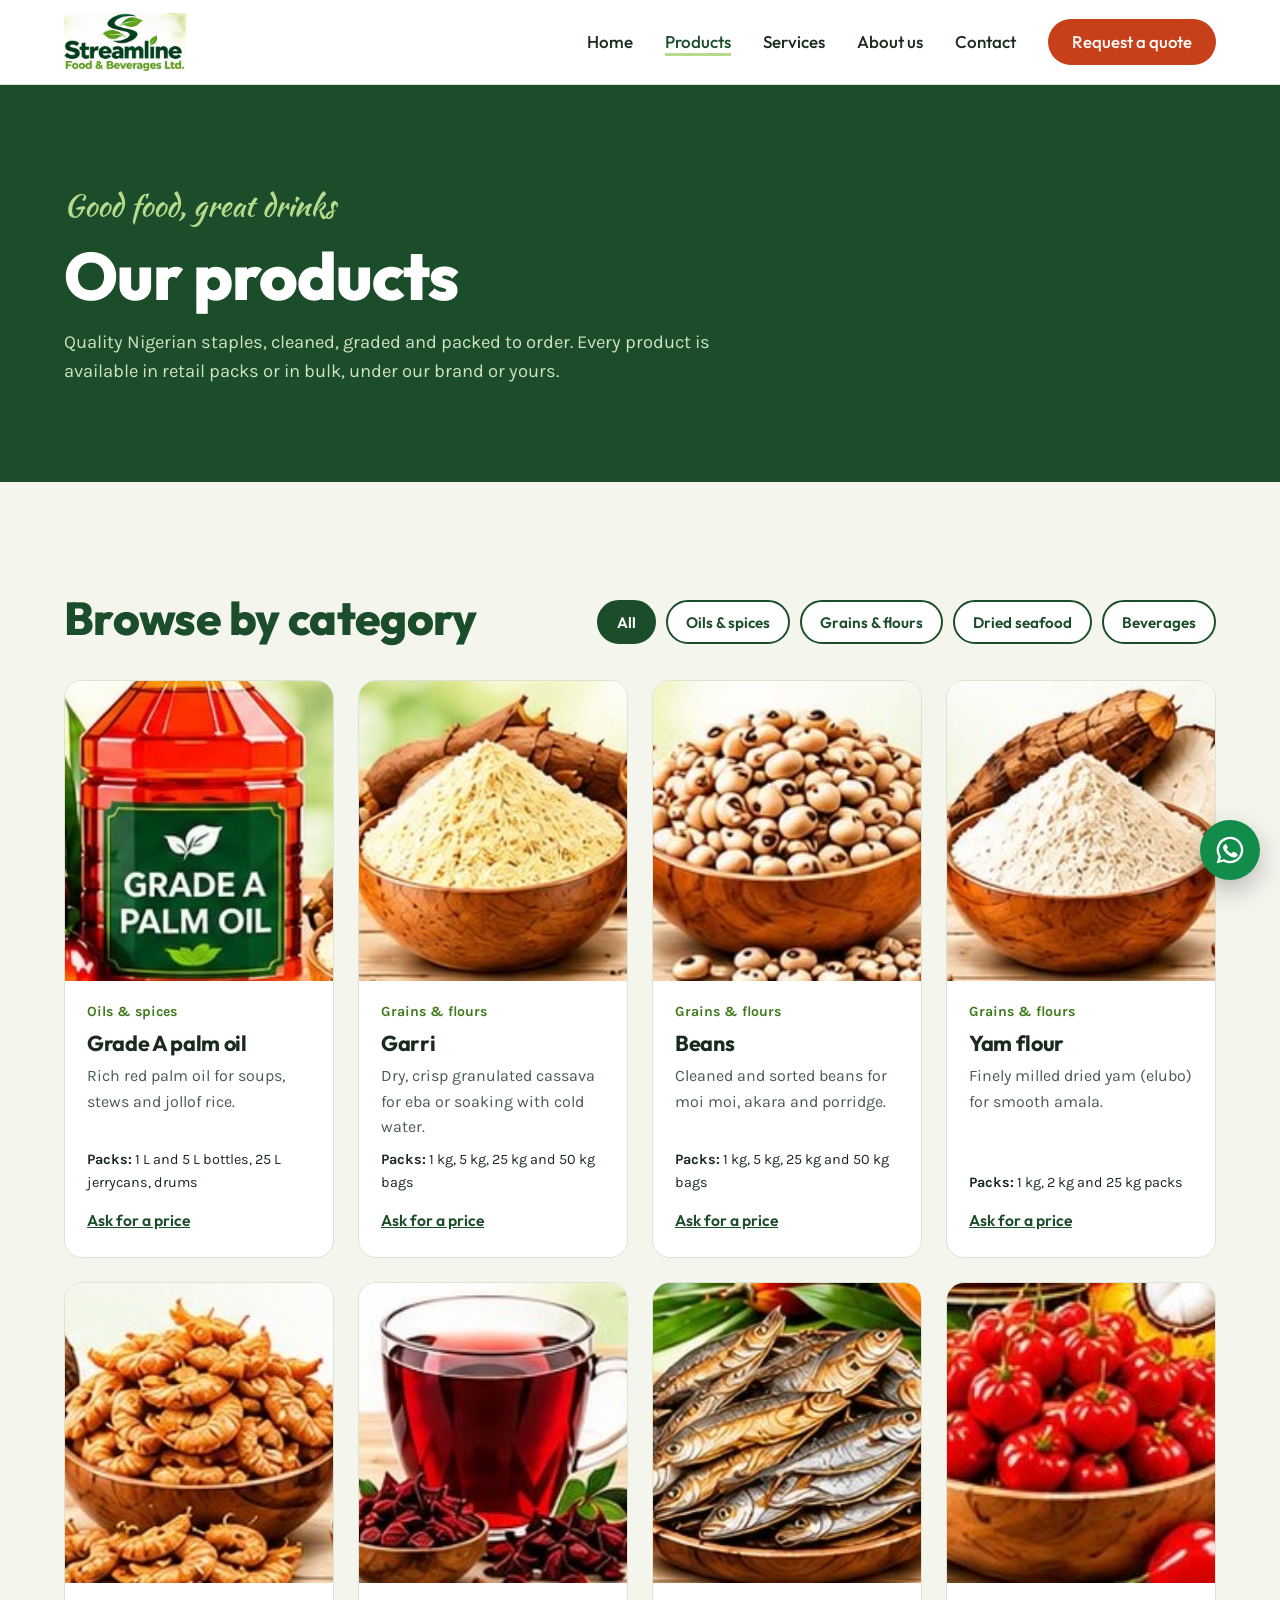
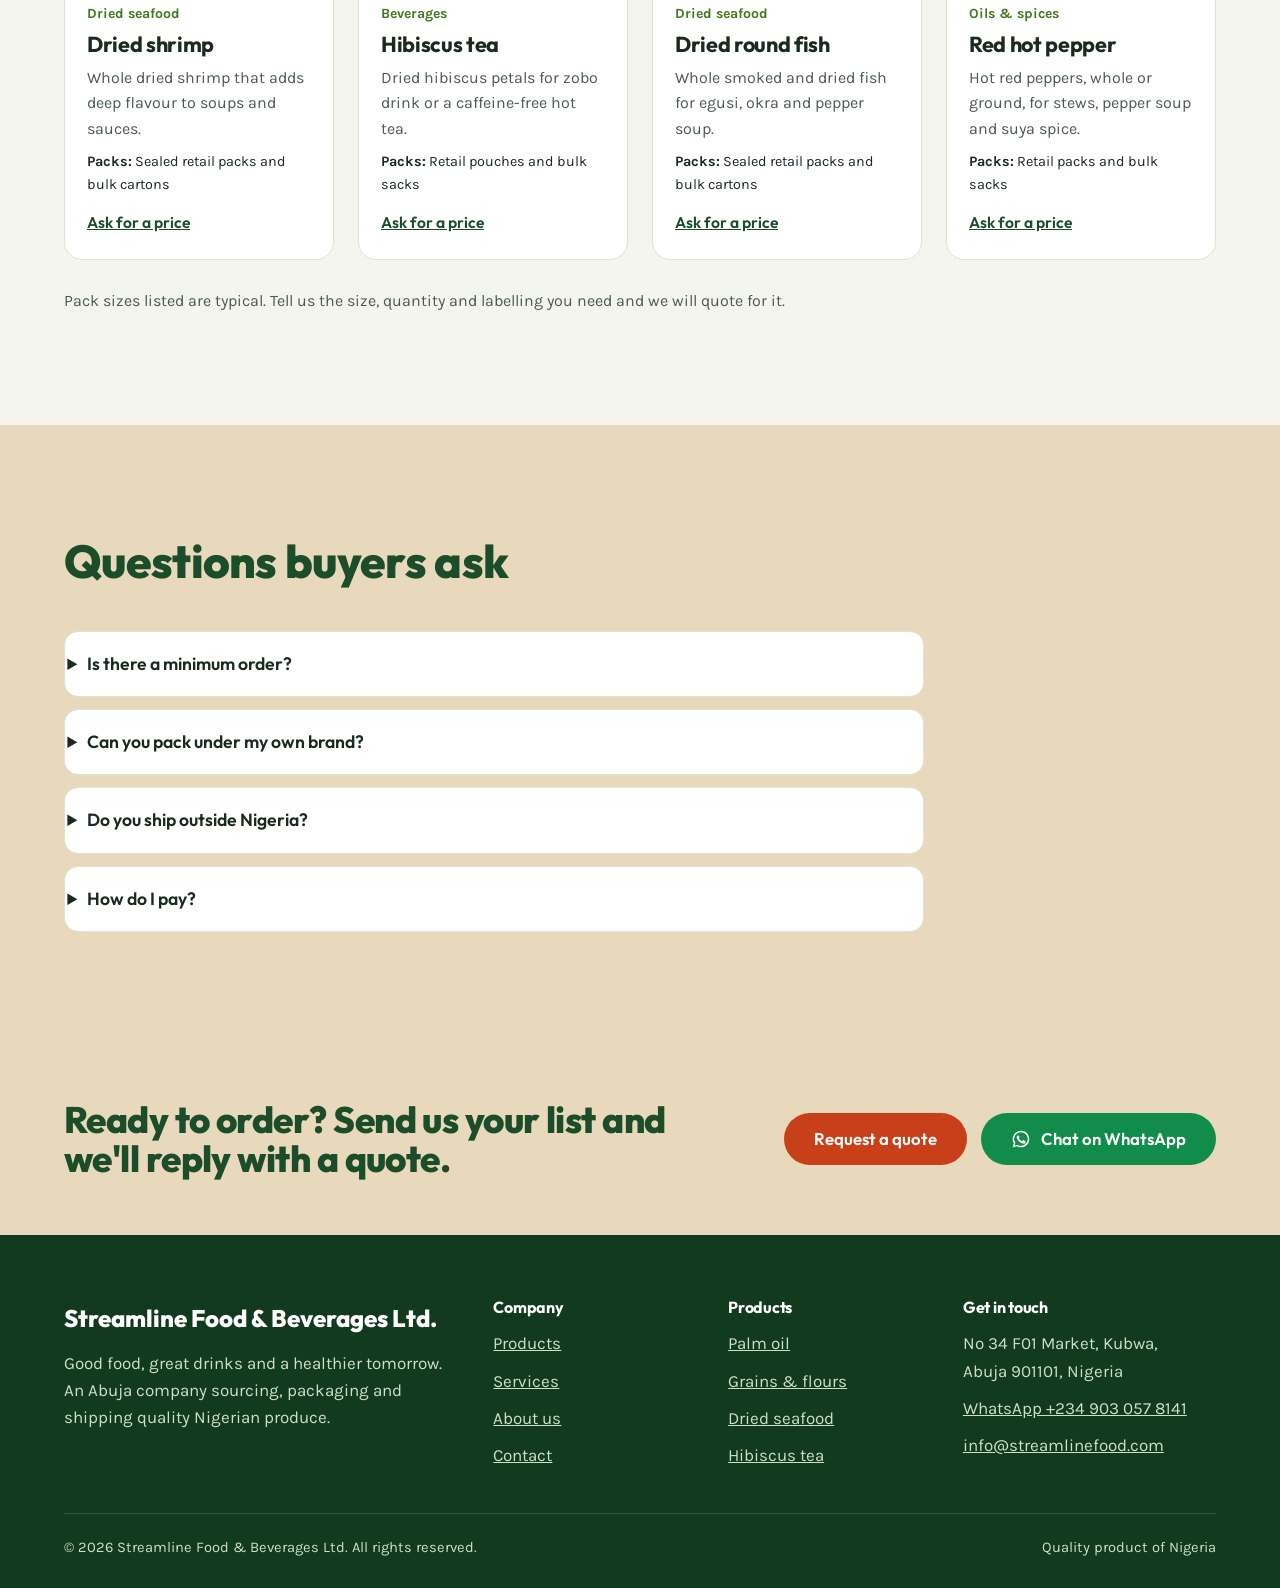
<file: products.html>
<!doctype html>
<html lang="en">
<head>
<meta charset="utf-8">
<meta name="viewport" content="width=device-width, initial-scale=1">
<title>Products | Streamline Food & Beverages Ltd.</title>
<meta name="description" content="Grade A palm oil, garri, beans, yam flour, dried shrimp, dried round fish, hibiscus tea and red hot pepper, in retail and bulk packs from Abuja, Nigeria.">
<link rel="canonical" href="https://streamlinefood.com/products.html">
<meta name="theme-color" content="#1B4D2A">
<meta property="og:type" content="website">
<meta property="og:site_name" content="Streamline Food &amp; Beverages Ltd.">
<meta property="og:title" content="Products | Streamline Food & Beverages Ltd.">
<meta property="og:description" content="Grade A palm oil, garri, beans, yam flour, dried shrimp, dried round fish, hibiscus tea and red hot pepper, in retail and bulk packs from Abuja, Nigeria.">
<meta property="og:url" content="https://streamlinefood.com/products.html">
<meta property="og:image" content="https://streamlinefood.com/assets/img/og-image.jpg">
<meta name="twitter:card" content="summary_large_image">
<link rel="icon" href="assets/img/favicon.png" type="image/png">
<link rel="apple-touch-icon" href="assets/img/apple-touch-icon.png">
<link rel="preconnect" href="https://fonts.googleapis.com">
<link rel="preconnect" href="https://fonts.gstatic.com" crossorigin>
<link href="https://fonts.googleapis.com/css2?family=Outfit:wght@500;600;700;800&family=Karla:wght@400;500;700&family=Kaushan+Script&display=swap" rel="stylesheet">
<link rel="stylesheet" href="css/style.css">
<script type="application/ld+json">{"@context": "https://schema.org", "@type": "LocalBusiness", "name": "Streamline Food & Beverages Ltd.", "url": "https://streamlinefood.com", "logo": "https://streamlinefood.com/assets/img/logo.jpg", "image": "https://streamlinefood.com/assets/img/og-image.jpg", "telephone": "+2349030578141", "email": "info@streamlinefood.com", "address": {"@type": "PostalAddress", "streetAddress": "No 34 F01 Market", "addressLocality": "Kubwa, Abuja", "postalCode": "901101", "addressCountry": "NG"}, "description": "Sourcing, packaging and shipping of quality Nigerian food produce."}</script>
</head>
<body>
<a class="skip" href="#main">Skip to content</a>
<header class="site-header">
<div class="wrap">
<a class="brand" href="index.html" aria-label="Streamline Food and Beverages, home"><img src="assets/img/logo.jpg" alt="Streamline Food &amp; Beverages Ltd." width="685" height="325"></a>
<button class="nav-toggle" type="button" aria-expanded="false" aria-controls="site-nav" aria-label="Open menu"><svg viewBox="0 0 24 24" fill="none" stroke-width="2" stroke-linecap="round" aria-hidden="true"><path d="M4 7h16M4 12h16M4 17h16"/></svg></button>
<nav id="site-nav" class="nav" aria-label="Main">
<a href="index.html">Home</a>
<a href="products.html" aria-current="page">Products</a>
<a href="services.html">Services</a>
<a href="about.html">About us</a>
<a href="contact.html">Contact</a>
<a class="btn btn-primary" href="contact.html#quote">Request a quote</a>
</nav>
</div>
</header>
<main id="main">
<section class="page-hero">
<div class="wrap">
<span class="script">Good food, great drinks</span>
<h1>Our products</h1>
<p>Quality Nigerian staples, cleaned, graded and packed to order. Every product is available in retail packs or in bulk, under our brand or yours.</p>
</div>
</section>
<section class="section">
<div class="wrap">
<div class="product-top">
<div class="section-head"><h2>Browse by category</h2></div>
<div class="filters" role="group" aria-label="Filter products by category">
<button type="button" data-filter="all" aria-pressed="true">All</button>
<button type="button" data-filter="oils" aria-pressed="false">Oils &amp; spices</button>
<button type="button" data-filter="grains" aria-pressed="false">Grains &amp; flours</button>
<button type="button" data-filter="seafood" aria-pressed="false">Dried seafood</button>
<button type="button" data-filter="drinks" aria-pressed="false">Beverages</button>
</div>
</div>
<div class="product-grid">
<article class="product" data-cat="oils">
<img src="assets/img/palm-oil.jpg" alt="Grade A palm oil" loading="lazy" width="400" height="300">
<div class="product-body">
<span class="cat">Oils &amp; spices</span>
<h3>Grade A palm oil</h3>
<p>Rich red palm oil for soups, stews and jollof rice.</p>
<span class="packs"><strong>Packs:</strong> 1 L and 5 L bottles, 25 L jerrycans, drums</span>
<a href="contact.html?product=Grade%20A%20palm%20oil#quote" data-product="Grade A palm oil">Ask for a price</a>
</div>
</article>
<article class="product" data-cat="grains">
<img src="assets/img/garri.jpg" alt="Garri" loading="lazy" width="400" height="300">
<div class="product-body">
<span class="cat">Grains &amp; flours</span>
<h3>Garri</h3>
<p>Dry, crisp granulated cassava for eba or soaking with cold water.</p>
<span class="packs"><strong>Packs:</strong> 1 kg, 5 kg, 25 kg and 50 kg bags</span>
<a href="contact.html?product=Garri#quote" data-product="Garri">Ask for a price</a>
</div>
</article>
<article class="product" data-cat="grains">
<img src="assets/img/beans.jpg" alt="Beans" loading="lazy" width="400" height="300">
<div class="product-body">
<span class="cat">Grains &amp; flours</span>
<h3>Beans</h3>
<p>Cleaned and sorted beans for moi moi, akara and porridge.</p>
<span class="packs"><strong>Packs:</strong> 1 kg, 5 kg, 25 kg and 50 kg bags</span>
<a href="contact.html?product=Beans#quote" data-product="Beans">Ask for a price</a>
</div>
</article>
<article class="product" data-cat="grains">
<img src="assets/img/yam-flour.jpg" alt="Yam flour" loading="lazy" width="400" height="300">
<div class="product-body">
<span class="cat">Grains &amp; flours</span>
<h3>Yam flour</h3>
<p>Finely milled dried yam (elubo) for smooth amala.</p>
<span class="packs"><strong>Packs:</strong> 1 kg, 2 kg and 25 kg packs</span>
<a href="contact.html?product=Yam%20flour#quote" data-product="Yam flour">Ask for a price</a>
</div>
</article>
<article class="product" data-cat="seafood">
<img src="assets/img/dried-shrimp.jpg" alt="Dried shrimp" loading="lazy" width="400" height="300">
<div class="product-body">
<span class="cat">Dried seafood</span>
<h3>Dried shrimp</h3>
<p>Whole dried shrimp that adds deep flavour to soups and sauces.</p>
<span class="packs"><strong>Packs:</strong> Sealed retail packs and bulk cartons</span>
<a href="contact.html?product=Dried%20shrimp#quote" data-product="Dried shrimp">Ask for a price</a>
</div>
</article>
<article class="product" data-cat="drinks">
<img src="assets/img/hibiscus-tea.jpg" alt="Hibiscus tea" loading="lazy" width="400" height="300">
<div class="product-body">
<span class="cat">Beverages</span>
<h3>Hibiscus tea</h3>
<p>Dried hibiscus petals for zobo drink or a caffeine-free hot tea.</p>
<span class="packs"><strong>Packs:</strong> Retail pouches and bulk sacks</span>
<a href="contact.html?product=Hibiscus%20tea#quote" data-product="Hibiscus tea">Ask for a price</a>
</div>
</article>
<article class="product" data-cat="seafood">
<img src="assets/img/dried-fish.jpg" alt="Dried round fish" loading="lazy" width="400" height="300">
<div class="product-body">
<span class="cat">Dried seafood</span>
<h3>Dried round fish</h3>
<p>Whole smoked and dried fish for egusi, okra and pepper soup.</p>
<span class="packs"><strong>Packs:</strong> Sealed retail packs and bulk cartons</span>
<a href="contact.html?product=Dried%20round%20fish#quote" data-product="Dried round fish">Ask for a price</a>
</div>
</article>
<article class="product" data-cat="oils">
<img src="assets/img/red-pepper.jpg" alt="Red hot pepper" loading="lazy" width="400" height="300">
<div class="product-body">
<span class="cat">Oils &amp; spices</span>
<h3>Red hot pepper</h3>
<p>Hot red peppers, whole or ground, for stews, pepper soup and suya spice.</p>
<span class="packs"><strong>Packs:</strong> Retail packs and bulk sacks</span>
<a href="contact.html?product=Red%20hot%20pepper#quote" data-product="Red hot pepper">Ask for a price</a>
</div>
</article>
</div>
<p class="fine">Pack sizes listed are typical. Tell us the size, quantity and labelling you need and we will quote for it.</p>
</div>
</section>
<section class="section services">
<div class="wrap">
<div class="section-head"><h2>Questions buyers ask</h2></div>
<div class="faq">
<details><summary>Is there a minimum order?</summary><p>Retail customers can order single packs. For bulk and export orders, send your list and we will tell you the most cost-effective quantity for shipping.</p></details>
<details><summary>Can you pack under my own brand?</summary><p>Yes. We offer private-label packing with your logo and product information on bottles, pouches, bags or cartons.</p></details>
<details><summary>Do you ship outside Nigeria?</summary><p>Yes. We arrange export freight by air or sea and prepare the documents your shipment needs. Tell us your destination when you request a quote.</p></details>
<details><summary>How do I pay?</summary><p>Once you accept the quote, we send payment details. Payment terms for repeat and bulk buyers can be agreed on request.</p></details>
</div>
</div>
</section>
<section class="cta-strip">
<div class="wrap">
<h2>Ready to order? Send us your list and we'll reply with a quote.</h2>
<div class="btn-row">
<a class="btn btn-primary" href="contact.html#quote">Request a quote</a>
<a class="btn btn-whatsapp" href="https://wa.me/2349030578141?text=Hello%20Streamline%20Food%20%26%20Beverages%2C%20I%27d%20like%20to%20ask%20about%20your%20products." target="_blank" rel="noopener"><svg viewBox="0 0 24 24" aria-hidden="true" fill="currentColor"><path d="M12 2a10 10 0 0 0-8.6 15.1L2 22l5-1.3A10 10 0 1 0 12 2zm0 18.2a8.2 8.2 0 0 1-4.2-1.1l-.3-.2-3 .8.8-2.9-.2-.3A8.2 8.2 0 1 1 12 20.2zm4.5-6.1c-.2-.1-1.5-.7-1.7-.8-.2-.1-.4-.1-.6.1l-.8 1c-.1.2-.3.2-.5.1a6.7 6.7 0 0 1-3.3-2.9c-.2-.4.2-.4.7-1.3.1-.2 0-.3 0-.4l-.8-1.8c-.2-.5-.4-.4-.6-.4h-.5a1 1 0 0 0-.7.3 3 3 0 0 0-.9 2.2 5.2 5.2 0 0 0 1.1 2.7 11.9 11.9 0 0 0 4.6 4c1.7.7 2.4.8 3.2.7.5-.1 1.5-.6 1.8-1.2.2-.6.2-1.1.1-1.2l-.5-.3z"/></svg>Chat on WhatsApp</a>
</div>
</div>
</section>
</main>
<footer class="site-footer">
<div class="wrap">
<div class="footer-grid">
<div class="footer-brand">
<strong>Streamline Food &amp; Beverages Ltd.</strong>
<p>Good food, great drinks and a healthier tomorrow. An Abuja company sourcing, packaging and shipping quality Nigerian produce.</p>
</div>
<div>
<h3>Company</h3>
<ul><li><a href="products.html">Products</a></li><li><a href="services.html">Services</a></li><li><a href="about.html">About us</a></li><li><a href="contact.html">Contact</a></li></ul>
</div>
<div>
<h3>Products</h3>
<ul><li><a href="products.html">Palm oil</a></li><li><a href="products.html">Grains &amp; flours</a></li><li><a href="products.html">Dried seafood</a></li><li><a href="products.html">Hibiscus tea</a></li></ul>
</div>
<div>
<h3>Get in touch</h3>
<ul>
<li>No 34 F01 Market, Kubwa,<br>Abuja 901101, Nigeria</li>
<li><a href="https://wa.me/2349030578141?text=Hello%20Streamline%20Food%20%26%20Beverages%2C%20I%27d%20like%20to%20ask%20about%20your%20products." target="_blank" rel="noopener">WhatsApp +234 903 057 8141</a></li>
<li><a href="mailto:info@streamlinefood.com">info@streamlinefood.com</a></li>
</ul>
</div>
</div>
<div class="footer-bottom">
<span>&copy; <span data-year>2026</span> Streamline Food &amp; Beverages Ltd. All rights reserved.</span>
<span>Quality product of Nigeria</span>
</div>
</div>
</footer>
<a class="wa-float" href="https://wa.me/2349030578141?text=Hello%20Streamline%20Food%20%26%20Beverages%2C%20I%27d%20like%20to%20ask%20about%20your%20products." target="_blank" rel="noopener" aria-label="Chat with us on WhatsApp"><svg viewBox="0 0 24 24" aria-hidden="true" fill="currentColor"><path d="M12 2a10 10 0 0 0-8.6 15.1L2 22l5-1.3A10 10 0 1 0 12 2zm0 18.2a8.2 8.2 0 0 1-4.2-1.1l-.3-.2-3 .8.8-2.9-.2-.3A8.2 8.2 0 1 1 12 20.2zm4.5-6.1c-.2-.1-1.5-.7-1.7-.8-.2-.1-.4-.1-.6.1l-.8 1c-.1.2-.3.2-.5.1a6.7 6.7 0 0 1-3.3-2.9c-.2-.4.2-.4.7-1.3.1-.2 0-.3 0-.4l-.8-1.8c-.2-.5-.4-.4-.6-.4h-.5a1 1 0 0 0-.7.3 3 3 0 0 0-.9 2.2 5.2 5.2 0 0 0 1.1 2.7 11.9 11.9 0 0 0 4.6 4c1.7.7 2.4.8 3.2.7.5-.1 1.5-.6 1.8-1.2.2-.6.2-1.1.1-1.2l-.5-.3z"/></svg></a>
<script src="js/main.js" defer></script>
</body>
</html>
</file>
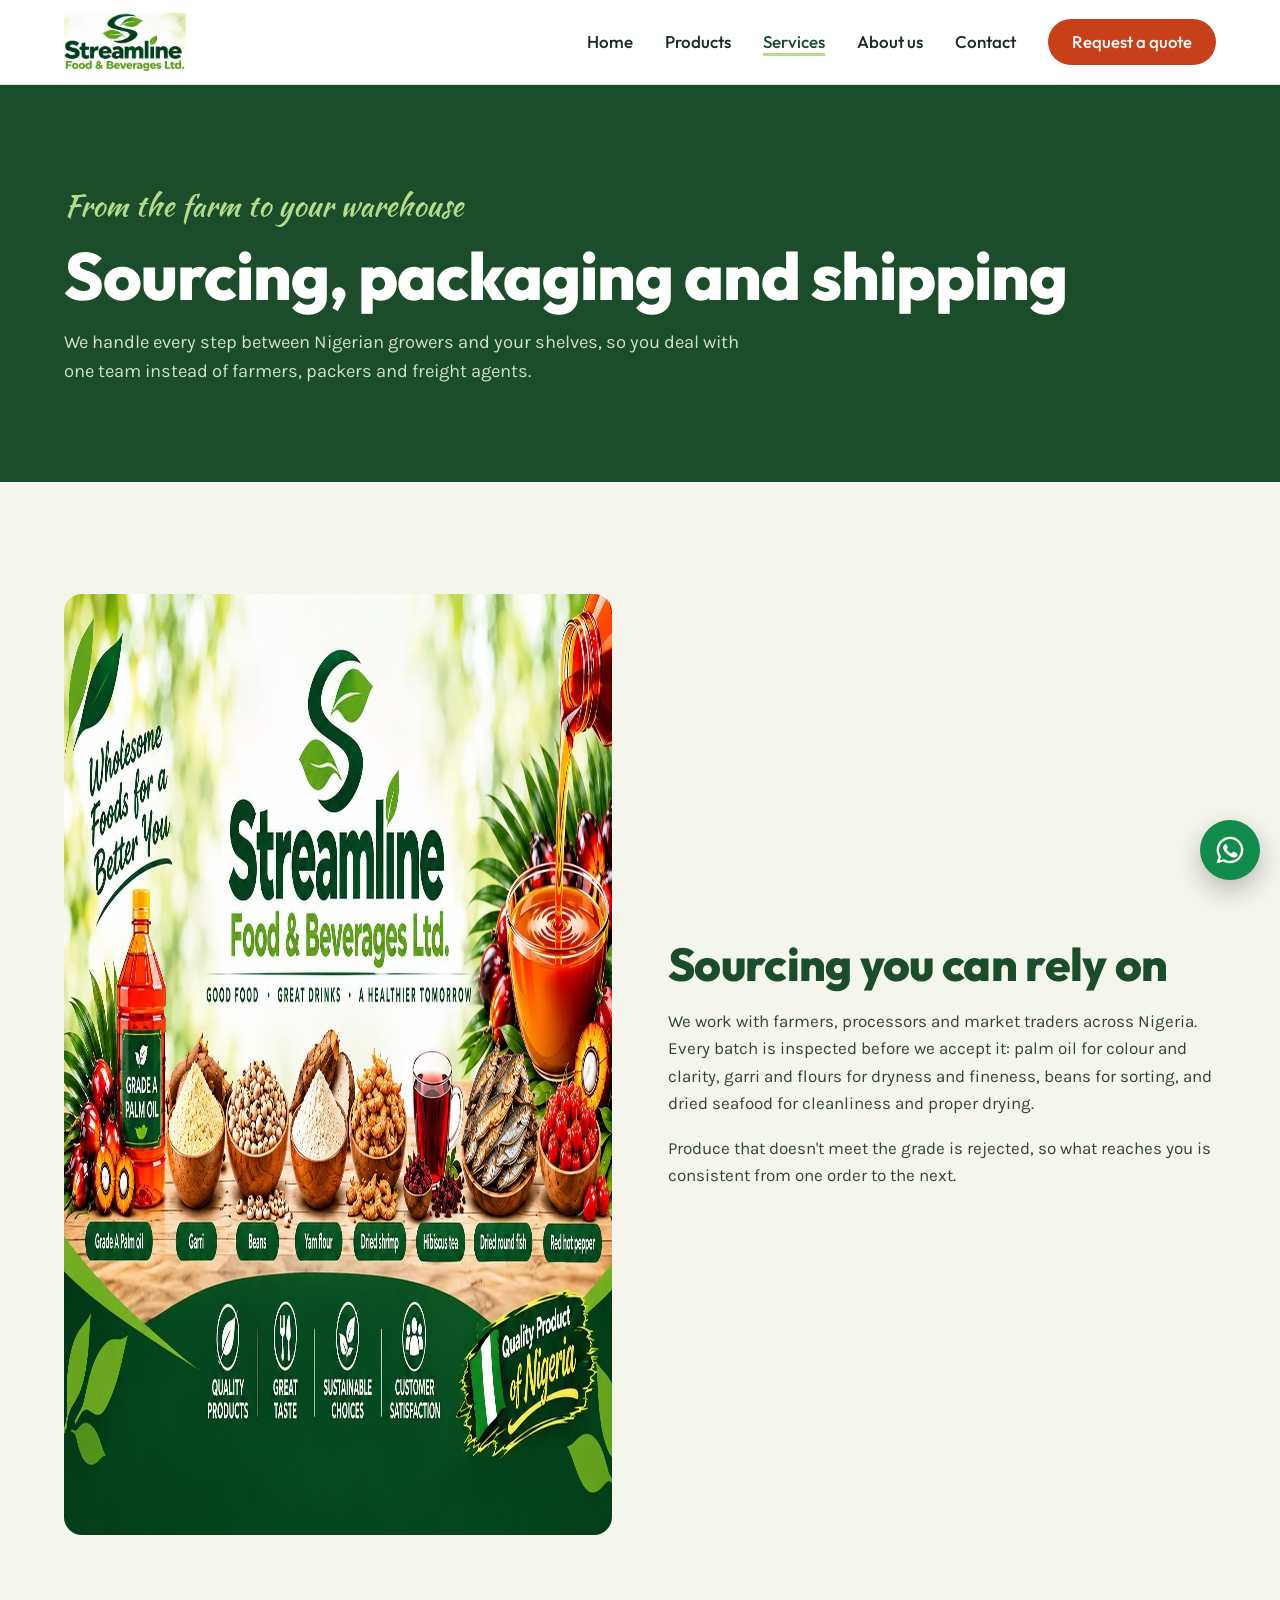
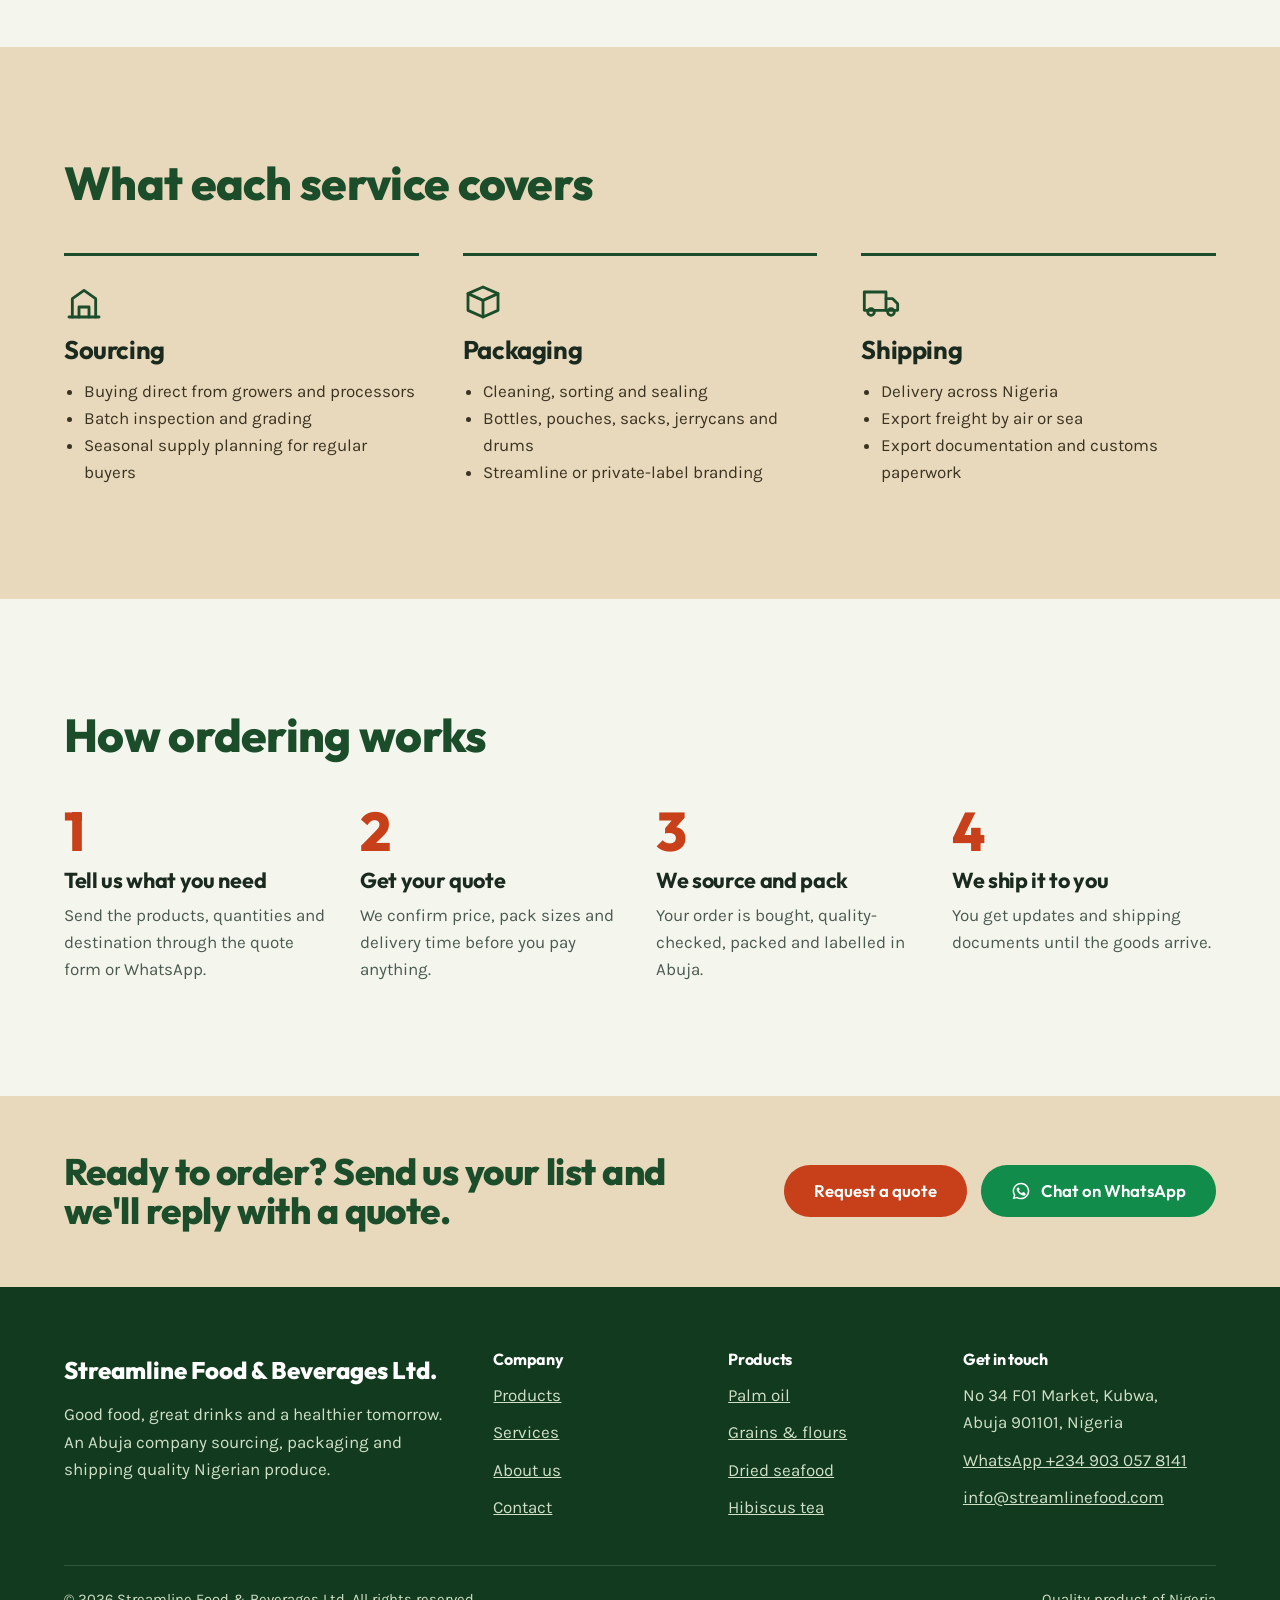
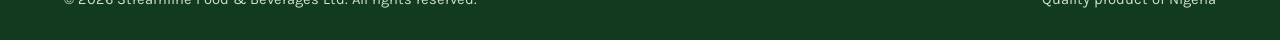
<file: services.html>
<!doctype html>
<html lang="en">
<head>
<meta charset="utf-8">
<meta name="viewport" content="width=device-width, initial-scale=1">
<title>Sourcing, packaging and shipping | Streamline Food & Beverages Ltd.</title>
<meta name="description" content="One partner for sourcing Nigerian produce, packaging it to your specification and shipping it within Nigeria or abroad.">
<link rel="canonical" href="https://streamlinefood.com/services.html">
<meta name="theme-color" content="#1B4D2A">
<meta property="og:type" content="website">
<meta property="og:site_name" content="Streamline Food &amp; Beverages Ltd.">
<meta property="og:title" content="Sourcing, packaging and shipping | Streamline Food & Beverages Ltd.">
<meta property="og:description" content="One partner for sourcing Nigerian produce, packaging it to your specification and shipping it within Nigeria or abroad.">
<meta property="og:url" content="https://streamlinefood.com/services.html">
<meta property="og:image" content="https://streamlinefood.com/assets/img/og-image.jpg">
<meta name="twitter:card" content="summary_large_image">
<link rel="icon" href="assets/img/favicon.png" type="image/png">
<link rel="apple-touch-icon" href="assets/img/apple-touch-icon.png">
<link rel="preconnect" href="https://fonts.googleapis.com">
<link rel="preconnect" href="https://fonts.gstatic.com" crossorigin>
<link href="https://fonts.googleapis.com/css2?family=Outfit:wght@500;600;700;800&family=Karla:wght@400;500;700&family=Kaushan+Script&display=swap" rel="stylesheet">
<link rel="stylesheet" href="css/style.css">
<script type="application/ld+json">{"@context": "https://schema.org", "@type": "LocalBusiness", "name": "Streamline Food & Beverages Ltd.", "url": "https://streamlinefood.com", "logo": "https://streamlinefood.com/assets/img/logo.jpg", "image": "https://streamlinefood.com/assets/img/og-image.jpg", "telephone": "+2349030578141", "email": "info@streamlinefood.com", "address": {"@type": "PostalAddress", "streetAddress": "No 34 F01 Market", "addressLocality": "Kubwa, Abuja", "postalCode": "901101", "addressCountry": "NG"}, "description": "Sourcing, packaging and shipping of quality Nigerian food produce."}</script>
</head>
<body>
<a class="skip" href="#main">Skip to content</a>
<header class="site-header">
<div class="wrap">
<a class="brand" href="index.html" aria-label="Streamline Food and Beverages, home"><img src="assets/img/logo.jpg" alt="Streamline Food &amp; Beverages Ltd." width="685" height="325"></a>
<button class="nav-toggle" type="button" aria-expanded="false" aria-controls="site-nav" aria-label="Open menu"><svg viewBox="0 0 24 24" fill="none" stroke-width="2" stroke-linecap="round" aria-hidden="true"><path d="M4 7h16M4 12h16M4 17h16"/></svg></button>
<nav id="site-nav" class="nav" aria-label="Main">
<a href="index.html">Home</a>
<a href="products.html">Products</a>
<a href="services.html" aria-current="page">Services</a>
<a href="about.html">About us</a>
<a href="contact.html">Contact</a>
<a class="btn btn-primary" href="contact.html#quote">Request a quote</a>
</nav>
</div>
</header>
<main id="main">
<section class="page-hero">
<div class="wrap">
<span class="script">From the farm to your warehouse</span>
<h1>Sourcing, packaging and shipping</h1>
<p>We handle every step between Nigerian growers and your shelves, so you deal with one team instead of farmers, packers and freight agents.</p>
</div>
</section>
<section class="section">
<div class="wrap">
<div class="split">
<img src="assets/img/flyer.jpg" alt="The Streamline range: palm oil, garri, beans, yam flour, dried shrimp, hibiscus tea, dried fish and red pepper" loading="lazy" width="1672" height="941">
<div class="prose">
<h2>Sourcing you can rely on</h2>
<p>We work with farmers, processors and market traders across Nigeria. Every batch is inspected before we accept it: palm oil for colour and clarity, garri and flours for dryness and fineness, beans for sorting, and dried seafood for cleanliness and proper drying.</p>
<p>Produce that doesn't meet the grade is rejected, so what reaches you is consistent from one order to the next.</p>
</div>
</div>
</div>
</section>
<section class="services section">
<div class="wrap">
<div class="section-head"><h2>What each service covers</h2></div>
<div class="service-grid">
<div class="service"><svg viewBox="0 0 24 24" aria-hidden="true"><path d="M3 21h18"/><path d="M5 21V10l7-5 7 5v11"/><path d="M9 21v-6h6v6"/></svg><h3>Sourcing</h3><ul><li>Buying direct from growers and processors</li><li>Batch inspection and grading</li><li>Seasonal supply planning for regular buyers</li></ul></div>
<div class="service"><svg viewBox="0 0 24 24" aria-hidden="true"><path d="M3 7l9-4 9 4v10l-9 4-9-4z"/><path d="M3 7l9 4 9-4"/><path d="M12 11v10"/></svg><h3>Packaging</h3><ul><li>Cleaning, sorting and sealing</li><li>Bottles, pouches, sacks, jerrycans and drums</li><li>Streamline or private-label branding</li></ul></div>
<div class="service"><svg viewBox="0 0 24 24" aria-hidden="true"><path d="M2 17h13V6H2z"/><path d="M15 10h4l3 3v4h-7"/><circle cx="6" cy="18" r="2"/><circle cx="18" cy="18" r="2"/></svg><h3>Shipping</h3><ul><li>Delivery across Nigeria</li><li>Export freight by air or sea</li><li>Export documentation and customs paperwork</li></ul></div>
</div>
</div>
</section>
<section class="section">
<div class="wrap">
<div class="section-head"><h2>How ordering works</h2></div>
<ol class="steps">
<li><h3>Tell us what you need</h3><p>Send the products, quantities and destination through the quote form or WhatsApp.</p></li>
<li><h3>Get your quote</h3><p>We confirm price, pack sizes and delivery time before you pay anything.</p></li>
<li><h3>We source and pack</h3><p>Your order is bought, quality-checked, packed and labelled in Abuja.</p></li>
<li><h3>We ship it to you</h3><p>You get updates and shipping documents until the goods arrive.</p></li>
</ol>
</div>
</section>
<section class="cta-strip">
<div class="wrap">
<h2>Ready to order? Send us your list and we'll reply with a quote.</h2>
<div class="btn-row">
<a class="btn btn-primary" href="contact.html#quote">Request a quote</a>
<a class="btn btn-whatsapp" href="https://wa.me/2349030578141?text=Hello%20Streamline%20Food%20%26%20Beverages%2C%20I%27d%20like%20to%20ask%20about%20your%20products." target="_blank" rel="noopener"><svg viewBox="0 0 24 24" aria-hidden="true" fill="currentColor"><path d="M12 2a10 10 0 0 0-8.6 15.1L2 22l5-1.3A10 10 0 1 0 12 2zm0 18.2a8.2 8.2 0 0 1-4.2-1.1l-.3-.2-3 .8.8-2.9-.2-.3A8.2 8.2 0 1 1 12 20.2zm4.5-6.1c-.2-.1-1.5-.7-1.7-.8-.2-.1-.4-.1-.6.1l-.8 1c-.1.2-.3.2-.5.1a6.7 6.7 0 0 1-3.3-2.9c-.2-.4.2-.4.7-1.3.1-.2 0-.3 0-.4l-.8-1.8c-.2-.5-.4-.4-.6-.4h-.5a1 1 0 0 0-.7.3 3 3 0 0 0-.9 2.2 5.2 5.2 0 0 0 1.1 2.7 11.9 11.9 0 0 0 4.6 4c1.7.7 2.4.8 3.2.7.5-.1 1.5-.6 1.8-1.2.2-.6.2-1.1.1-1.2l-.5-.3z"/></svg>Chat on WhatsApp</a>
</div>
</div>
</section>
</main>
<footer class="site-footer">
<div class="wrap">
<div class="footer-grid">
<div class="footer-brand">
<strong>Streamline Food &amp; Beverages Ltd.</strong>
<p>Good food, great drinks and a healthier tomorrow. An Abuja company sourcing, packaging and shipping quality Nigerian produce.</p>
</div>
<div>
<h3>Company</h3>
<ul><li><a href="products.html">Products</a></li><li><a href="services.html">Services</a></li><li><a href="about.html">About us</a></li><li><a href="contact.html">Contact</a></li></ul>
</div>
<div>
<h3>Products</h3>
<ul><li><a href="products.html">Palm oil</a></li><li><a href="products.html">Grains &amp; flours</a></li><li><a href="products.html">Dried seafood</a></li><li><a href="products.html">Hibiscus tea</a></li></ul>
</div>
<div>
<h3>Get in touch</h3>
<ul>
<li>No 34 F01 Market, Kubwa,<br>Abuja 901101, Nigeria</li>
<li><a href="https://wa.me/2349030578141?text=Hello%20Streamline%20Food%20%26%20Beverages%2C%20I%27d%20like%20to%20ask%20about%20your%20products." target="_blank" rel="noopener">WhatsApp +234 903 057 8141</a></li>
<li><a href="mailto:info@streamlinefood.com">info@streamlinefood.com</a></li>
</ul>
</div>
</div>
<div class="footer-bottom">
<span>&copy; <span data-year>2026</span> Streamline Food &amp; Beverages Ltd. All rights reserved.</span>
<span>Quality product of Nigeria</span>
</div>
</div>
</footer>
<a class="wa-float" href="https://wa.me/2349030578141?text=Hello%20Streamline%20Food%20%26%20Beverages%2C%20I%27d%20like%20to%20ask%20about%20your%20products." target="_blank" rel="noopener" aria-label="Chat with us on WhatsApp"><svg viewBox="0 0 24 24" aria-hidden="true" fill="currentColor"><path d="M12 2a10 10 0 0 0-8.6 15.1L2 22l5-1.3A10 10 0 1 0 12 2zm0 18.2a8.2 8.2 0 0 1-4.2-1.1l-.3-.2-3 .8.8-2.9-.2-.3A8.2 8.2 0 1 1 12 20.2zm4.5-6.1c-.2-.1-1.5-.7-1.7-.8-.2-.1-.4-.1-.6.1l-.8 1c-.1.2-.3.2-.5.1a6.7 6.7 0 0 1-3.3-2.9c-.2-.4.2-.4.7-1.3.1-.2 0-.3 0-.4l-.8-1.8c-.2-.5-.4-.4-.6-.4h-.5a1 1 0 0 0-.7.3 3 3 0 0 0-.9 2.2 5.2 5.2 0 0 0 1.1 2.7 11.9 11.9 0 0 0 4.6 4c1.7.7 2.4.8 3.2.7.5-.1 1.5-.6 1.8-1.2.2-.6.2-1.1.1-1.2l-.5-.3z"/></svg></a>
<script src="js/main.js" defer></script>
</body>
</html>
</file>
<file: css/style.css>
/* Streamline Food & Beverages Ltd. — streamlinefood.com */
:root {
  --green-900: #123A1F;
  --green-800: #1B4D2A;
  --green-600: #3F7A1C;
  --green-200: #CFE0C6;
  --leaf: #B7DB8C;
  --palm: #C8401A;
  --palm-dark: #A6330F;
  --kraft: #E8D9BC;
  --ground: #F4F6EE;
  --white: #FFFFFF;
  --ink: #1A2A1E;
  --muted: #4B5A50;
  --line: #DDE3D3;
  --display: "Outfit", "Segoe UI", sans-serif;
  --body: "Karla", "Helvetica Neue", sans-serif;
  --script: "Kaushan Script", cursive;
  --wrap: 1200px;
  --radius: 18px;
}

*, *::before, *::after { box-sizing: border-box; }
html { scroll-behavior: smooth; }
@media (prefers-reduced-motion: reduce) { html { scroll-behavior: auto; } *, *::before, *::after { transition: none !important; animation: none !important; } }
body { margin: 0; font-family: var(--body); font-size: 17px; line-height: 1.6; color: var(--ink); background: var(--ground); }
img { max-width: 100%; display: block; }
a { color: var(--green-800); }
a:hover { color: var(--palm); }
:focus-visible { outline: 3px solid var(--palm); outline-offset: 3px; border-radius: 4px; }
h1, h2, h3 { font-family: var(--display); line-height: 1.08; margin: 0; color: var(--green-800); letter-spacing: -0.015em; }
h1 { font-weight: 800; font-size: clamp(2.4rem, 5.2vw, 4.25rem); }
h2 { font-weight: 800; font-size: clamp(1.9rem, 3.6vw, 3rem); }
h3 { font-weight: 700; font-size: 1.35rem; color: var(--ink); }
p { margin: 0; }

.wrap { width: 100%; max-width: var(--wrap); margin: 0 auto; padding: 0 24px; }
.section { padding: clamp(64px, 9vw, 112px) 0; }
.section-head { display: flex; flex-direction: column; gap: 14px; max-width: 680px; margin-bottom: 44px; }
.lead { font-size: 1.15rem; color: #33443A; max-width: 36em; }
.script { font-family: var(--script); font-size: clamp(1.35rem, 2.4vw, 1.9rem); color: var(--green-600); }
.skip { position: absolute; left: -9999px; top: 8px; background: var(--white); padding: 10px 16px; z-index: 100; }
.skip:focus { left: 8px; }
.sr-only { position: absolute; width: 1px; height: 1px; overflow: hidden; clip: rect(0 0 0 0); white-space: nowrap; }

/* Buttons */
.btn { display: inline-flex; align-items: center; justify-content: center; gap: 10px; min-height: 52px; padding: 0 28px; border-radius: 999px; font-family: var(--display); font-weight: 600; font-size: 1.05rem; text-decoration: none; border: 2px solid transparent; cursor: pointer; transition: background .15s, color .15s; }
.btn-primary { background: var(--palm); color: var(--white); }
.btn-primary:hover { background: var(--palm-dark); color: var(--white); }
.btn-outline { border-color: var(--green-800); color: var(--green-800); background: transparent; }
.btn-outline:hover { background: var(--green-800); color: var(--white); }
.btn-whatsapp { background: #128C4A; color: var(--white); }
.btn-whatsapp:hover { background: #0E6E3A; color: var(--white); }
.btn-light { background: var(--white); color: var(--green-800); }
.btn-light:hover { background: var(--kraft); color: var(--green-800); }
.btn svg { width: 20px; height: 20px; flex-shrink: 0; }
.btn-row { display: flex; flex-wrap: wrap; gap: 14px; }

/* Header */
.site-header { position: sticky; top: 0; z-index: 50; background: var(--white); border-bottom: 1px solid var(--line); }
.site-header .wrap { display: flex; align-items: center; justify-content: space-between; height: 84px; }
.brand img { height: 58px; width: auto; mix-blend-mode: multiply; }
.nav { display: flex; align-items: center; gap: 32px; }
.nav a { font-family: var(--display); font-weight: 500; text-decoration: none; color: var(--ink); }
.nav a[aria-current="page"] { color: var(--green-800); box-shadow: inset 0 -3px 0 var(--leaf); }
.nav a:hover { color: var(--palm); }
.nav .btn { min-height: 46px; padding: 0 22px; color: var(--white); }
.nav-toggle { display: none; width: 48px; height: 48px; border: 0; background: transparent; cursor: pointer; align-items: center; justify-content: center; }
.nav-toggle svg { width: 28px; height: 28px; stroke: var(--green-800); }
@media (max-width: 920px) {
  .site-header .wrap { height: 70px; }
  .brand img { height: 46px; }
  .nav-toggle { display: inline-flex; }
  .nav { position: absolute; top: 70px; left: 0; right: 0; flex-direction: column; align-items: stretch; gap: 0; background: var(--white); border-bottom: 1px solid var(--line); padding: 8px 24px 24px; display: none; }
  .nav.open { display: flex; }
  .nav a { padding: 14px 0; border-bottom: 1px solid var(--line); }
  .nav a[aria-current="page"] { box-shadow: none; color: var(--palm); }
  .nav .btn { margin-top: 16px; border: 0; }
}

/* Hero */
.hero { padding: clamp(48px, 7vw, 88px) 0 clamp(64px, 8vw, 104px); }
.hero .wrap { display: grid; grid-template-columns: 1.05fr 1fr; gap: 56px; align-items: center; }
.hero-copy { display: flex; flex-direction: column; gap: 24px; }
.hero-note { font-size: .95rem; color: var(--muted); }
.hero-media { position: relative; }
.hero-media img { width: 100%; aspect-ratio: 4 / 4.3; object-fit: cover; border-radius: 28px 28px 28px 150px; }
.origin-tag { position: absolute; left: -28px; bottom: 40px; background: var(--kraft); padding: 16px 24px 16px 20px; border-radius: 10px 4px 4px 10px; display: flex; align-items: center; gap: 14px; box-shadow: 0 12px 30px rgba(27,77,42,.22); transform: rotate(-3deg); }
.origin-tag .hole { width: 13px; height: 13px; border-radius: 50%; background: var(--ground); border: 2px solid #B9A57F; }
.origin-tag strong { font-family: var(--display); font-size: 1.1rem; display: block; }
.origin-tag span { font-size: .88rem; color: #4A3F2A; }
@media (max-width: 860px) {
  .hero .wrap { grid-template-columns: 1fr; gap: 36px; }
  .hero-media img { border-radius: 22px 22px 22px 90px; aspect-ratio: 4 / 3.4; }
  .origin-tag { left: auto; right: 12px; bottom: 16px; padding: 12px 16px; }
  .origin-tag .hole, .origin-tag span { display: none; }
}

/* Values band */
.values { background: var(--green-800); color: var(--white); padding: 36px 0; }
.values .wrap { display: grid; grid-template-columns: repeat(4, minmax(0, 1fr)); gap: 28px; }
.value { display: flex; align-items: center; gap: 14px; }
.value svg { width: 42px; height: 42px; flex-shrink: 0; stroke: var(--leaf); fill: none; stroke-width: 1.6; stroke-linecap: round; stroke-linejoin: round; }
.value strong { font-family: var(--display); font-size: 1.1rem; display: block; }
.value span { font-size: .93rem; color: var(--green-200); }
@media (max-width: 900px) { .values .wrap { grid-template-columns: repeat(2, minmax(0, 1fr)); } }
@media (max-width: 480px) { .values .wrap { grid-template-columns: 1fr; } }

/* Products */
.product-top { display: flex; justify-content: space-between; align-items: flex-end; gap: 32px; flex-wrap: wrap; margin-bottom: 36px; }
.product-top .section-head { margin-bottom: 0; }
.filters { display: flex; flex-wrap: wrap; gap: 10px; }
.filters button { min-height: 44px; padding: 0 18px; border-radius: 999px; border: 2px solid var(--green-800); background: var(--white); color: var(--green-800); font-family: var(--display); font-weight: 600; font-size: .95rem; cursor: pointer; }
.filters button[aria-pressed="true"] { background: var(--green-800); color: var(--white); }
.product-grid { display: grid; grid-template-columns: repeat(4, minmax(0, 1fr)); gap: 24px; }
.product { background: var(--white); border: 1px solid var(--line); border-radius: var(--radius); overflow: hidden; display: flex; flex-direction: column; }
.product[hidden] { display: none; }
.product img { width: 100%; aspect-ratio: 4 / 3; object-fit: cover; }
.product-body { padding: 20px 22px 24px; display: flex; flex-direction: column; gap: 8px; flex-grow: 1; }
.product .cat { font-size: .88rem; font-weight: 700; color: var(--green-600); }
.product p { color: var(--muted); font-size: 1rem; flex-grow: 1; }
.product .packs { font-size: .9rem; color: var(--ink); }
.product a { font-family: var(--display); font-weight: 600; font-size: .98rem; margin-top: 6px; }
.fine { margin-top: 28px; color: var(--muted); font-size: 1rem; }
@media (max-width: 1040px) { .product-grid { grid-template-columns: repeat(3, minmax(0, 1fr)); } }
@media (max-width: 760px) { .product-grid { grid-template-columns: repeat(2, minmax(0, 1fr)); gap: 14px; } .product-body { padding: 14px; } .product p { display: none; } }

/* Services */
.services { background: var(--kraft); }
.services .lead { color: #3B3322; }
.service-grid { display: grid; grid-template-columns: repeat(3, minmax(0, 1fr)); gap: 44px; }
.service { border-top: 3px solid var(--green-800); padding-top: 26px; display: flex; flex-direction: column; gap: 14px; }
.service svg { width: 40px; height: 40px; stroke: var(--green-800); fill: none; stroke-width: 1.7; stroke-linecap: round; stroke-linejoin: round; }
.service h3 { font-size: 1.6rem; }
.service p { color: #3B3322; }
.service ul { margin: 0; padding-left: 20px; color: #3B3322; }
@media (max-width: 860px) { .service-grid { grid-template-columns: 1fr; gap: 32px; } }

/* Steps */
.steps { list-style: none; margin: 0; padding: 0; display: grid; grid-template-columns: repeat(4, minmax(0, 1fr)); gap: 32px; counter-reset: step; }
.steps li { display: flex; flex-direction: column; gap: 10px; counter-increment: step; }
.steps li::before { content: counter(step); font-family: var(--display); font-weight: 800; font-size: 3.4rem; line-height: 1; color: var(--palm); }
.steps p { color: var(--muted); }
@media (max-width: 900px) { .steps { grid-template-columns: repeat(2, minmax(0, 1fr)); } }
@media (max-width: 520px) { .steps { grid-template-columns: 1fr; } }

/* Split / about */
.split { display: grid; grid-template-columns: 1fr 1fr; gap: 56px; align-items: center; }
.split img { border-radius: var(--radius); width: 100%; }
.prose { display: flex; flex-direction: column; gap: 18px; }
.prose p { color: #33443A; }
@media (max-width: 860px) { .split { grid-template-columns: 1fr; gap: 32px; } }

/* Page hero (inner pages) */
.page-hero { background: var(--green-800); color: var(--white); padding: clamp(56px, 8vw, 96px) 0; }
.page-hero h1 { color: var(--white); }
.page-hero p { color: var(--green-200); font-size: 1.15rem; max-width: 38em; margin-top: 16px; }
.page-hero .script { color: var(--leaf); display: block; margin-bottom: 10px; }

/* Quote + contact */
.quote { background: var(--green-800); }
.quote .wrap { display: grid; grid-template-columns: 3fr 2fr; gap: 56px; }
.quote-card { background: var(--white); border-radius: 24px; padding: clamp(28px, 4vw, 48px); display: flex; flex-direction: column; gap: 24px; }
.quote-card h2 { font-size: clamp(1.8rem, 3vw, 2.5rem); }
.quote-card > p { color: var(--muted); }
.form-grid { display: grid; grid-template-columns: repeat(2, minmax(0, 1fr)); gap: 18px 20px; }
.field { display: flex; flex-direction: column; gap: 6px; }
.field.full { grid-column: 1 / -1; }
.field label { font-weight: 700; font-size: .95rem; }
.field input, .field select, .field textarea { font: inherit; font-size: 1rem; min-height: 50px; padding: 10px 14px; border: 1.5px solid #9FAE99; border-radius: 10px; background: var(--white); color: var(--ink); }
.field textarea { min-height: 120px; resize: vertical; }
.field input::placeholder, .field textarea::placeholder { color: #6B756C; }
.field .err { color: #A6330F; font-size: .88rem; min-height: 1em; }
.form-foot { display: flex; flex-wrap: wrap; align-items: center; gap: 16px; }
.form-foot small { color: var(--muted); font-size: .9rem; max-width: 30em; }
.contact-panel { color: var(--white); display: flex; flex-direction: column; gap: 26px; padding-top: 8px; }
.contact-panel h2 { color: var(--white); font-size: clamp(1.8rem, 3vw, 2.5rem); }
.contact-line { display: flex; gap: 16px; align-items: flex-start; font-size: 1.08rem; }
.contact-line svg { width: 28px; height: 28px; flex-shrink: 0; stroke: var(--leaf); fill: none; stroke-width: 1.8; stroke-linecap: round; stroke-linejoin: round; margin-top: 2px; }
.contact-line a { color: var(--white); }
.contact-line a:hover { color: var(--leaf); }
.contact-line address { font-style: normal; }
.map { border: 0; width: 100%; height: 240px; border-radius: var(--radius); }
@media (max-width: 900px) { .quote .wrap { grid-template-columns: 1fr; } }
@media (max-width: 560px) { .form-grid { grid-template-columns: 1fr; } }

/* CTA strip */
.cta-strip { background: var(--kraft); padding: 56px 0; }
.cta-strip .wrap { display: flex; justify-content: space-between; align-items: center; gap: 28px; flex-wrap: wrap; }
.cta-strip h2 { font-size: clamp(1.6rem, 3vw, 2.3rem); max-width: 18em; }

/* FAQ */
.faq { display: flex; flex-direction: column; gap: 12px; max-width: 860px; }
.faq details { background: var(--white); border: 1px solid var(--line); border-radius: 14px; padding: 0 22px; }
.faq summary { font-family: var(--display); font-weight: 600; font-size: 1.1rem; padding: 18px 0; cursor: pointer; list-style-position: outside; }
.faq details p { padding: 0 0 20px; color: var(--muted); }

/* Footer */
.site-footer { background: var(--green-900); color: var(--green-200); padding: 64px 0 28px; }
.footer-grid { display: grid; grid-template-columns: 2fr 1fr 1fr 1.3fr; gap: 40px; }
.footer-brand strong { font-family: var(--display); font-weight: 800; font-size: 1.5rem; color: var(--white); display: block; margin-bottom: 12px; }
.site-footer h3 { color: var(--white); font-size: 1rem; margin-bottom: 14px; }
.site-footer ul { list-style: none; margin: 0; padding: 0; display: flex; flex-direction: column; gap: 10px; }
.site-footer a { color: var(--green-200); }
.site-footer a:hover { color: var(--white); }
.footer-bottom { border-top: 1px solid #2E5A3B; margin-top: 44px; padding-top: 22px; display: flex; justify-content: space-between; flex-wrap: wrap; gap: 12px; font-size: .92rem; }
@media (max-width: 860px) { .footer-grid { grid-template-columns: 1fr 1fr; } .footer-brand { grid-column: 1 / -1; } }

/* Floating WhatsApp */
.wa-float { position: fixed; right: 20px; bottom: 20px; z-index: 60; width: 60px; height: 60px; border-radius: 50%; background: #128C4A; display: flex; align-items: center; justify-content: center; box-shadow: 0 10px 26px rgba(0,0,0,.25); }
.wa-float:hover { background: #0E6E3A; }
.wa-float svg { width: 32px; height: 32px; fill: var(--white); }
</file>
